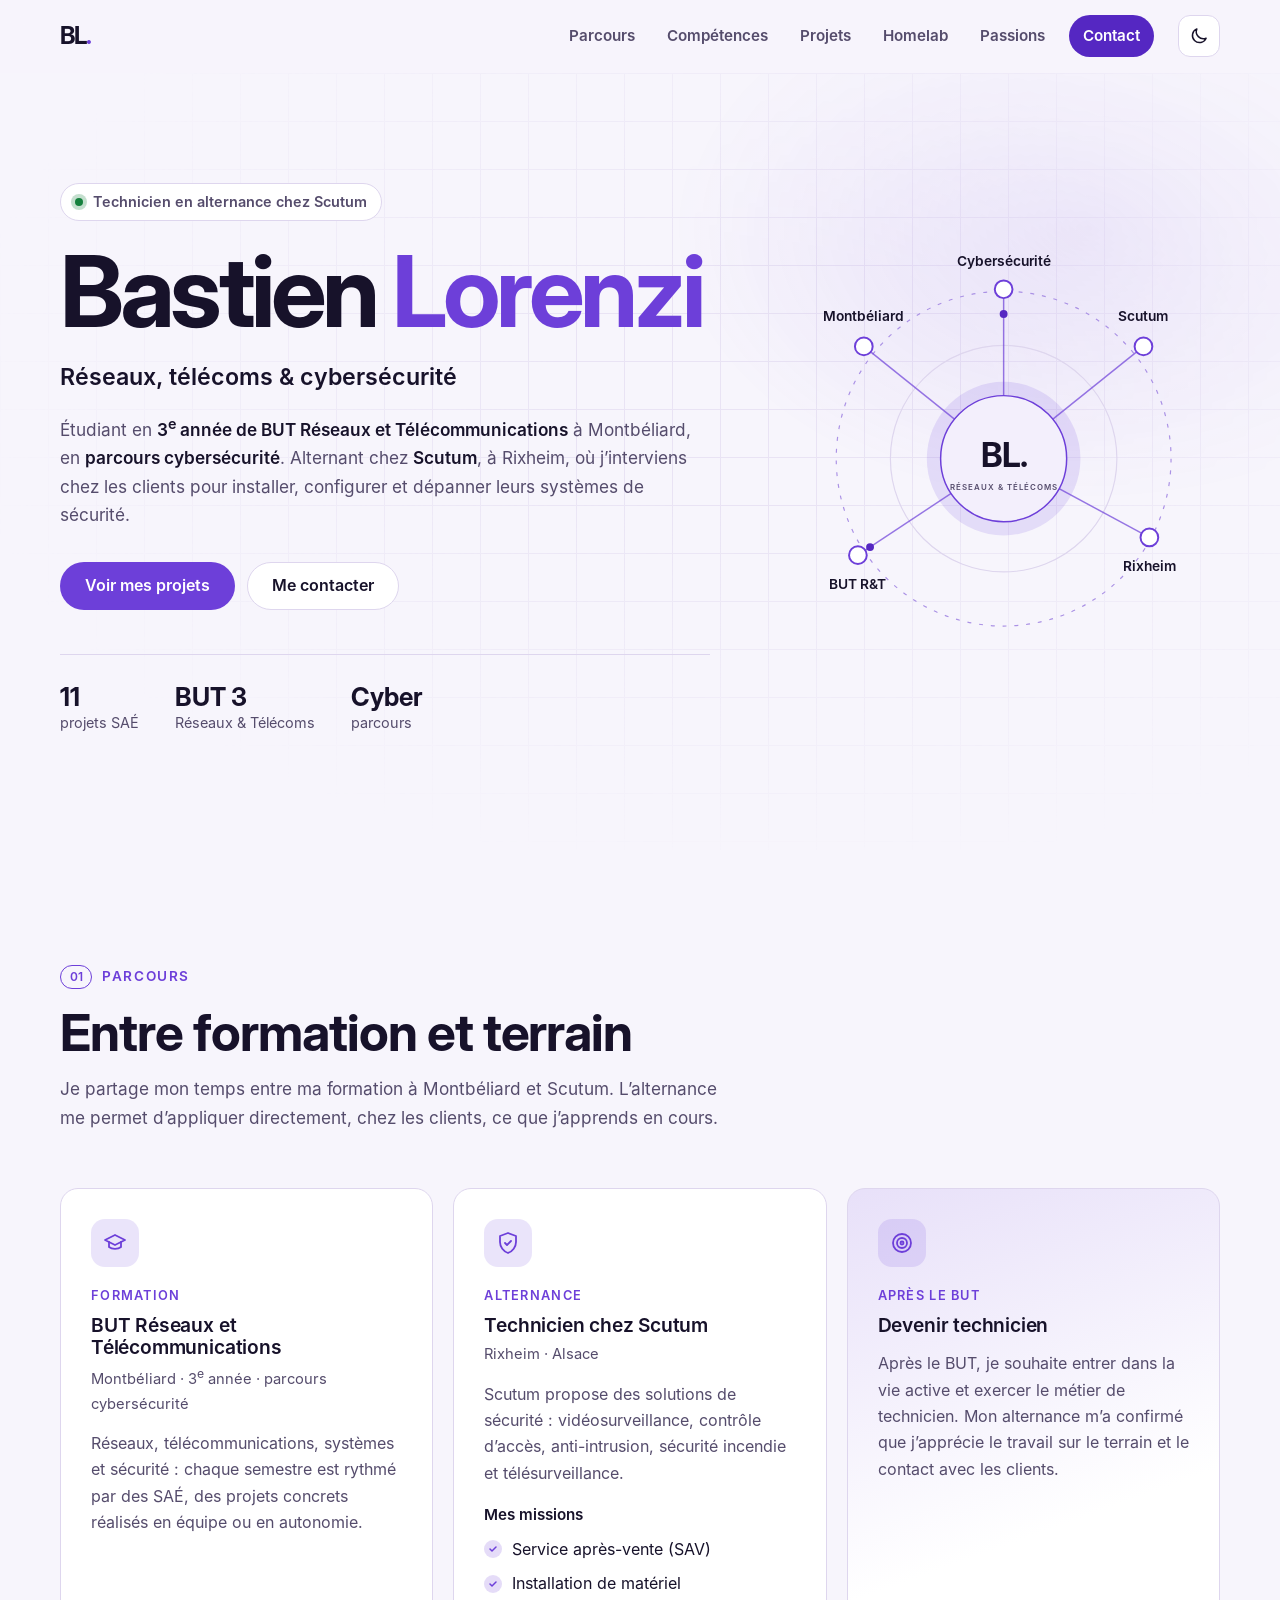
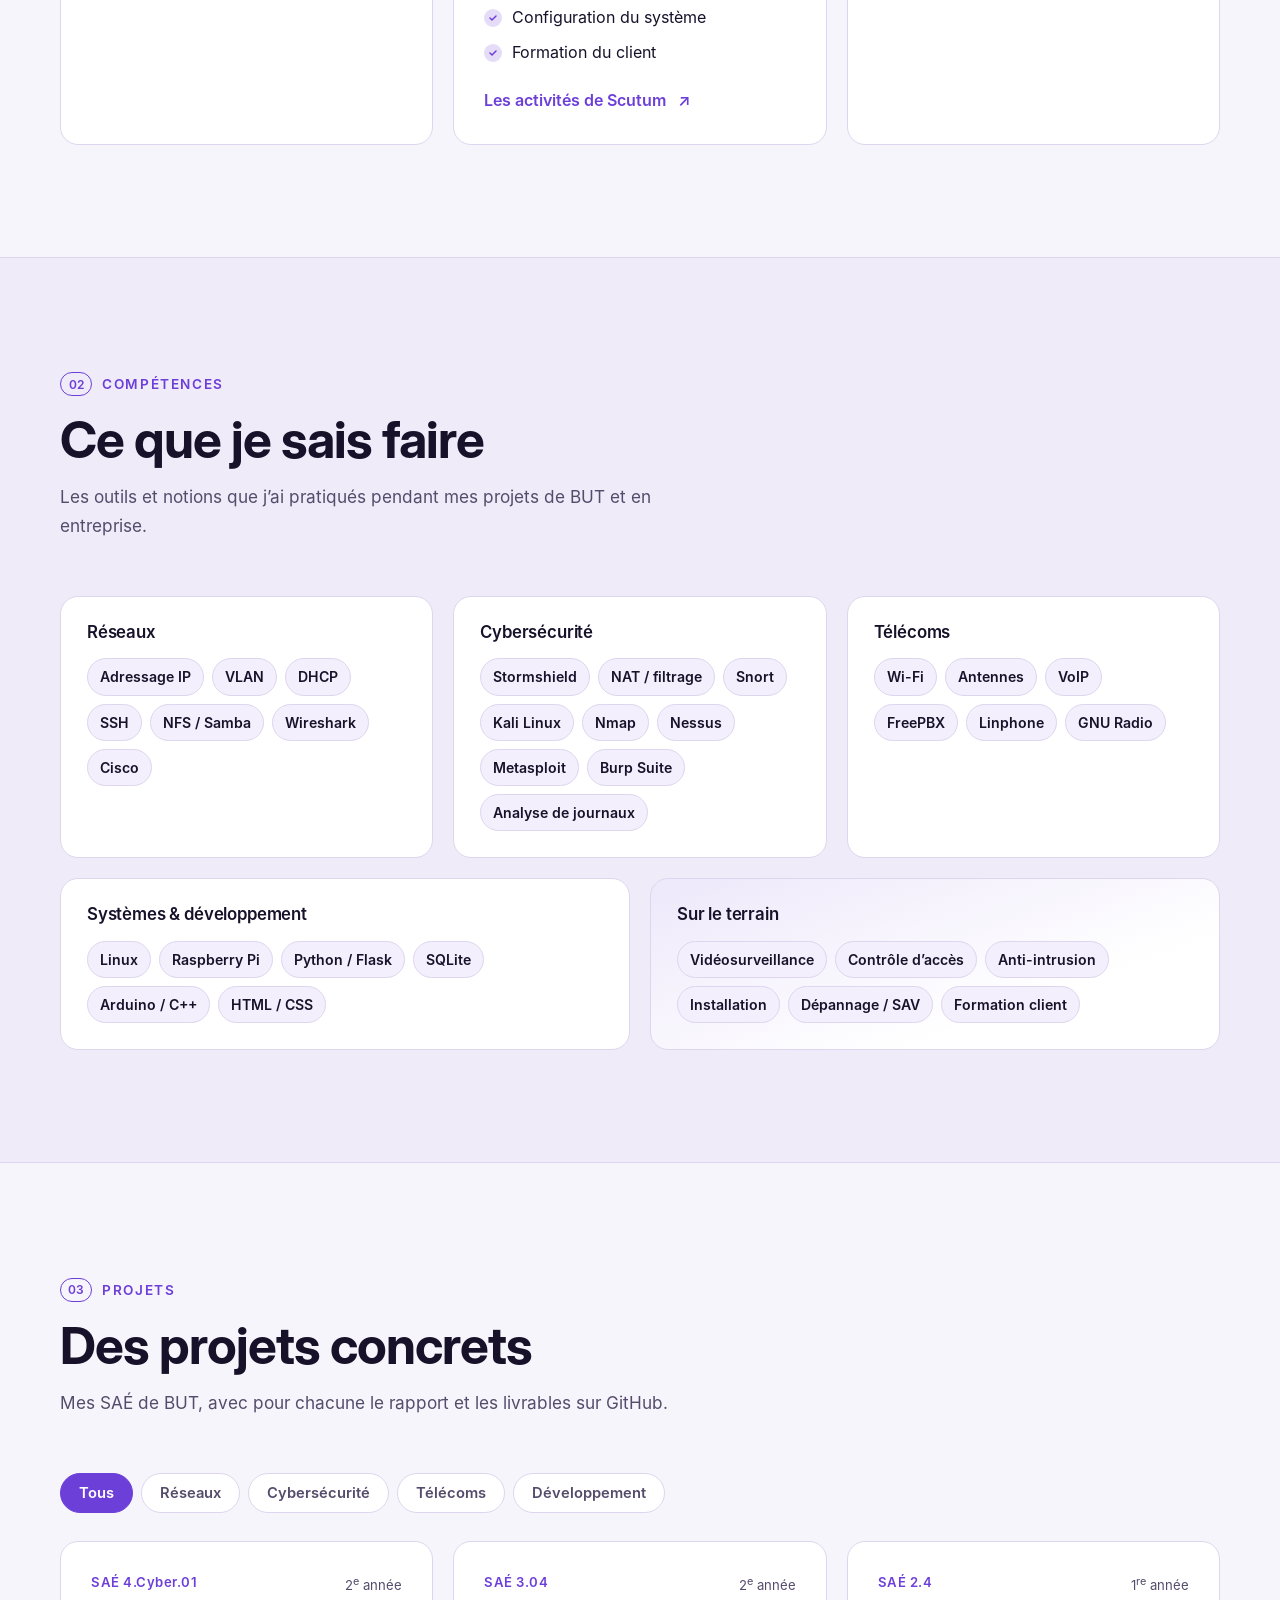
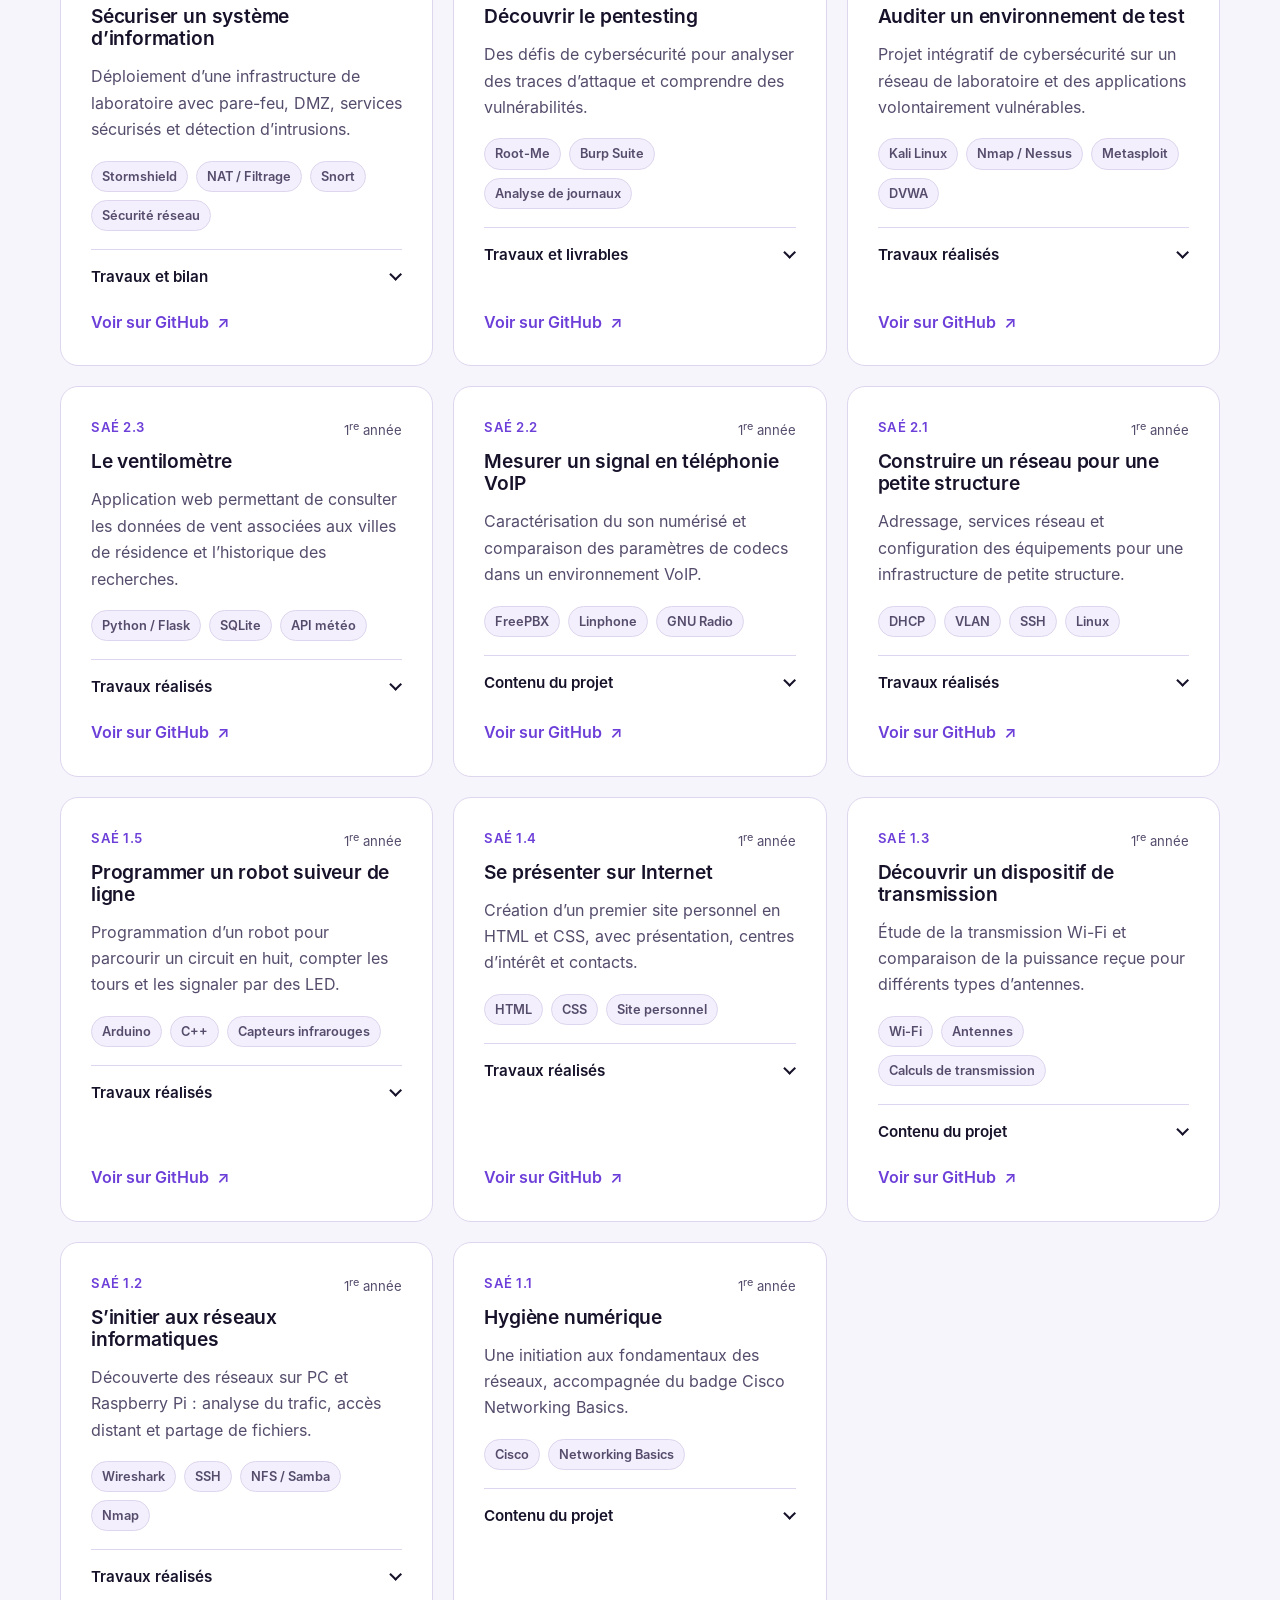
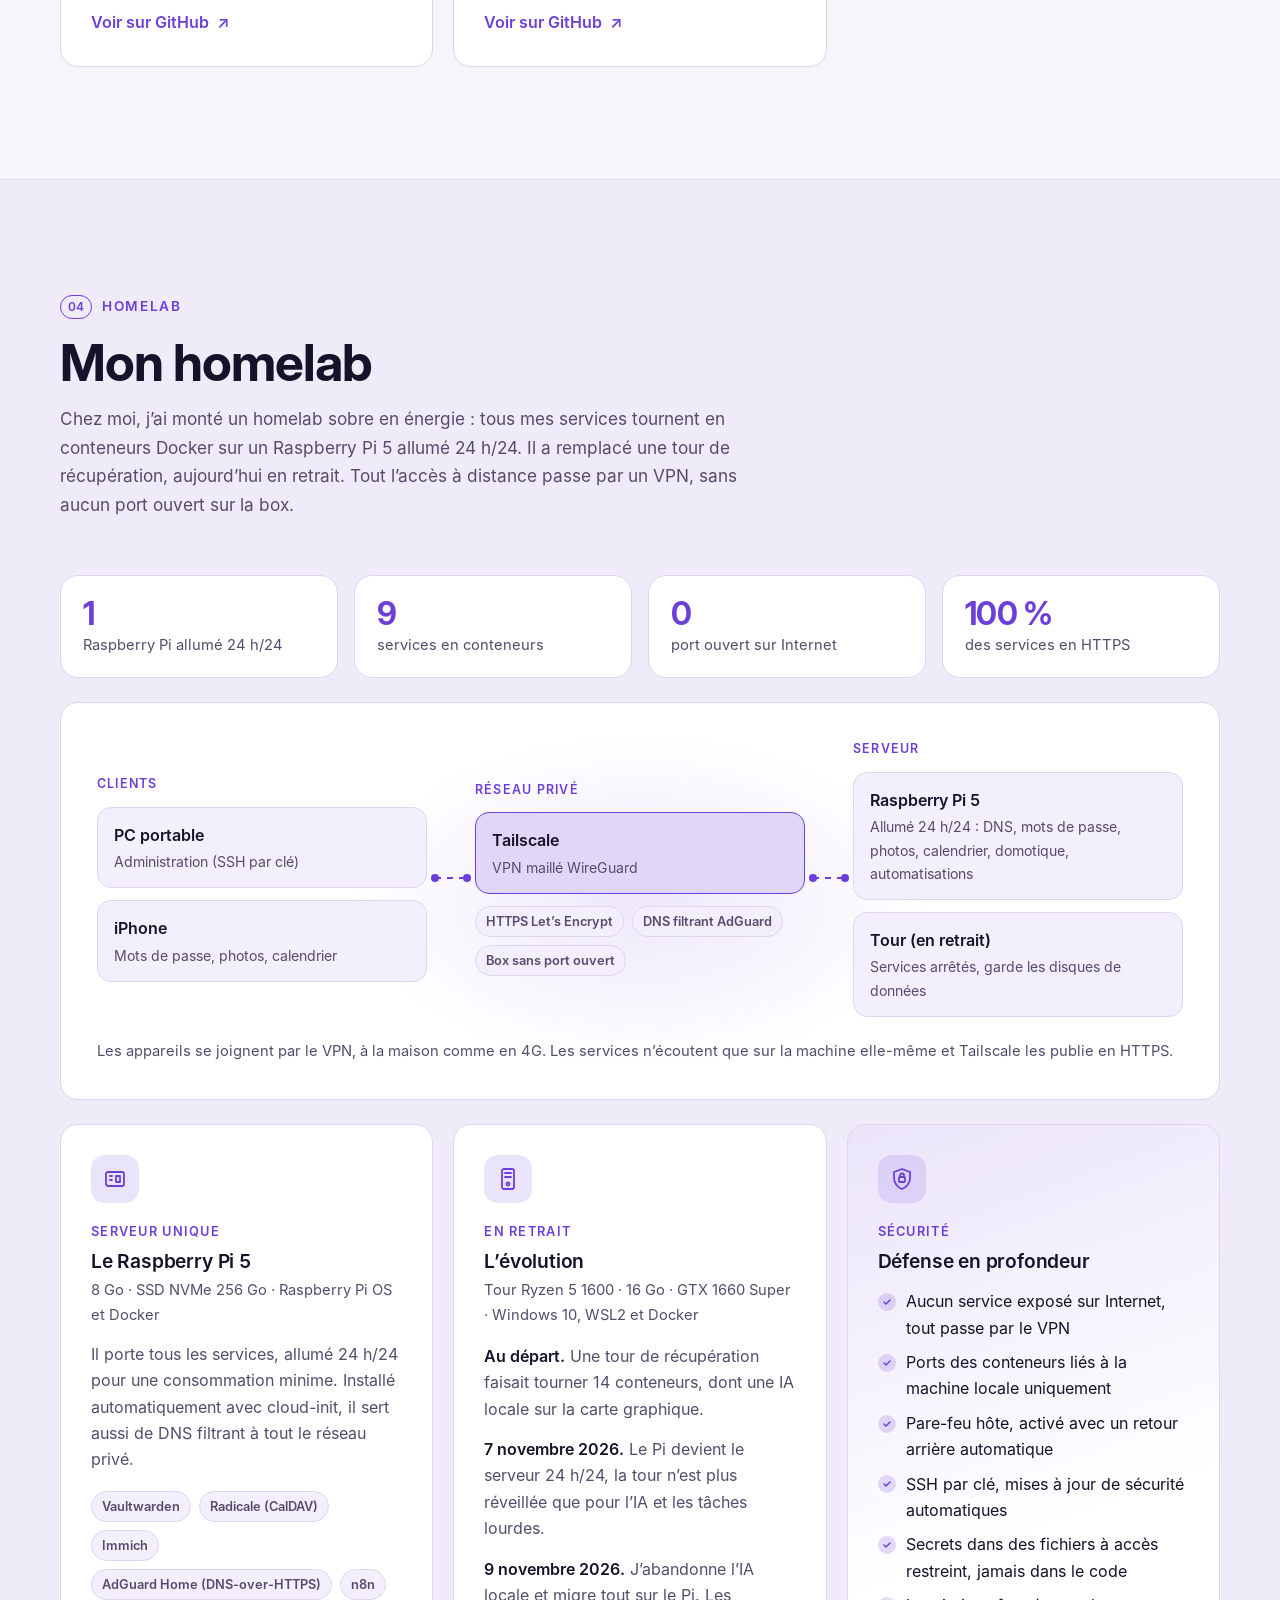
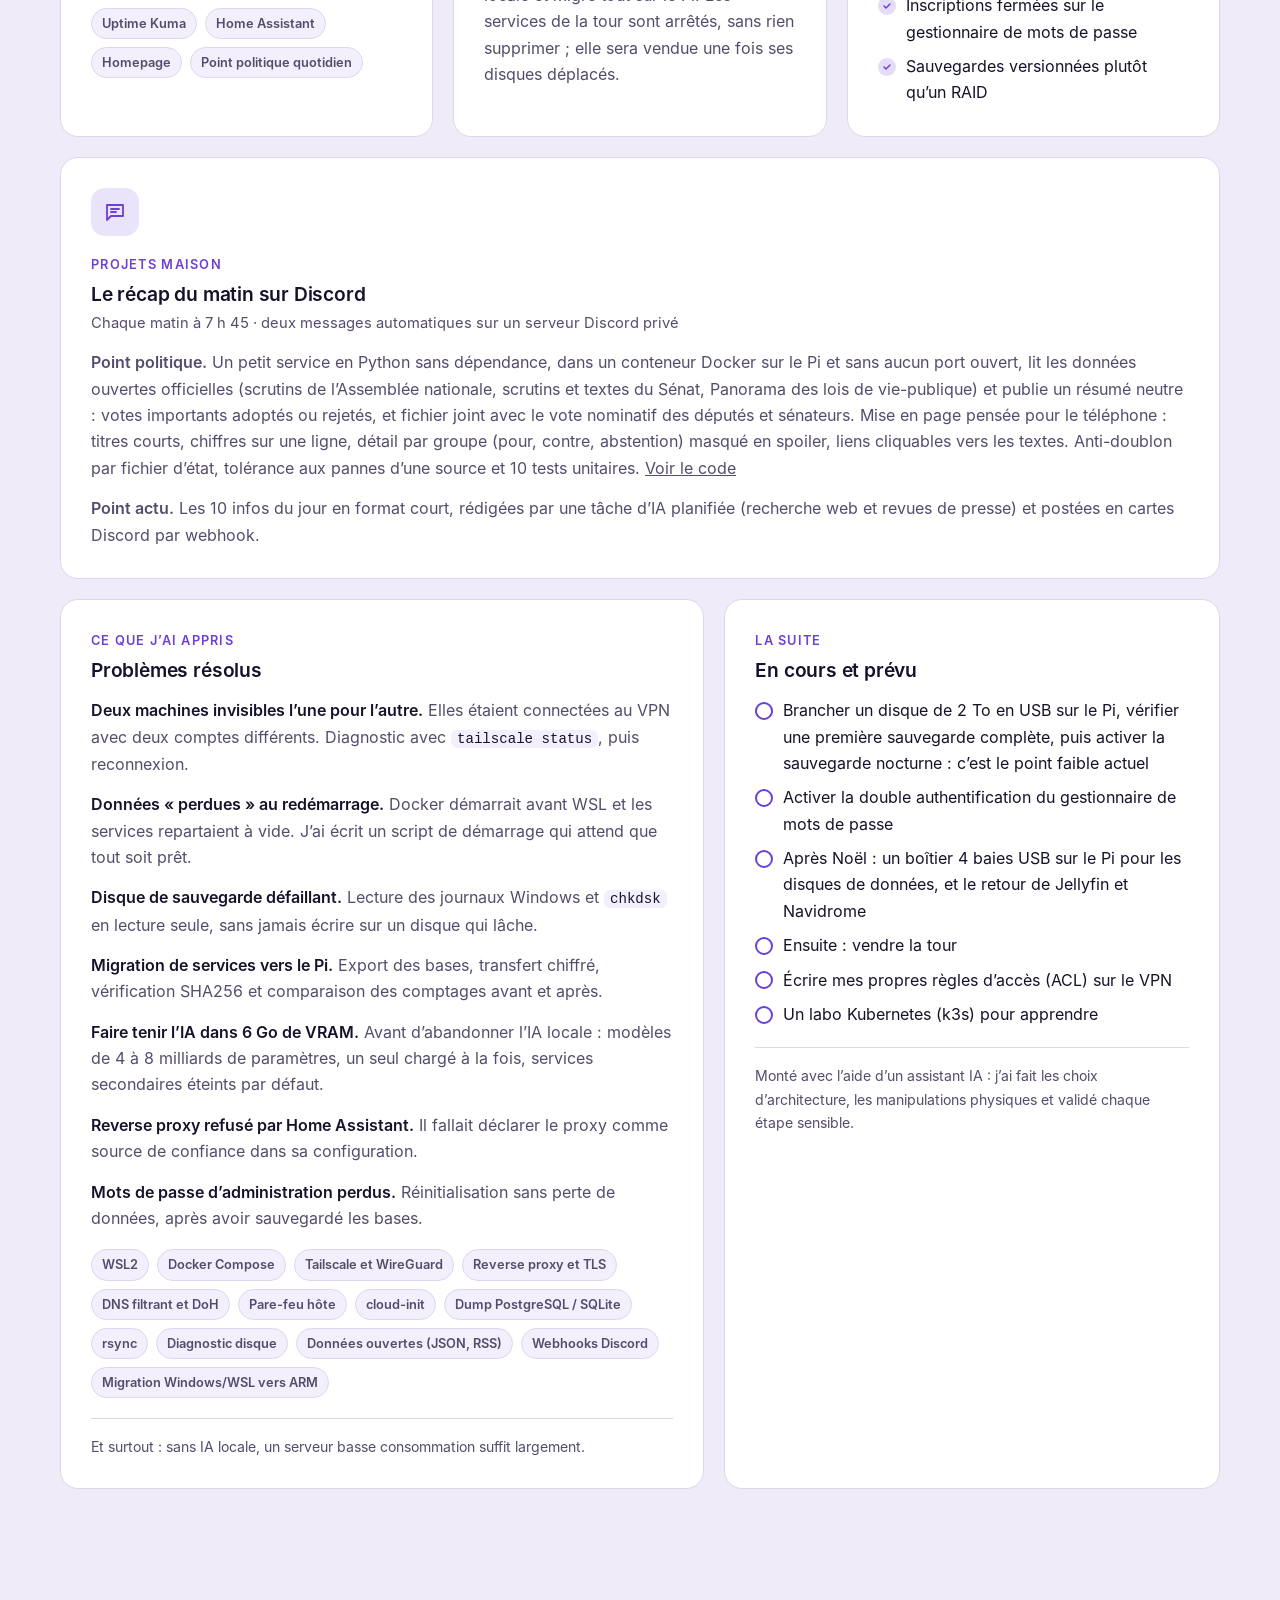
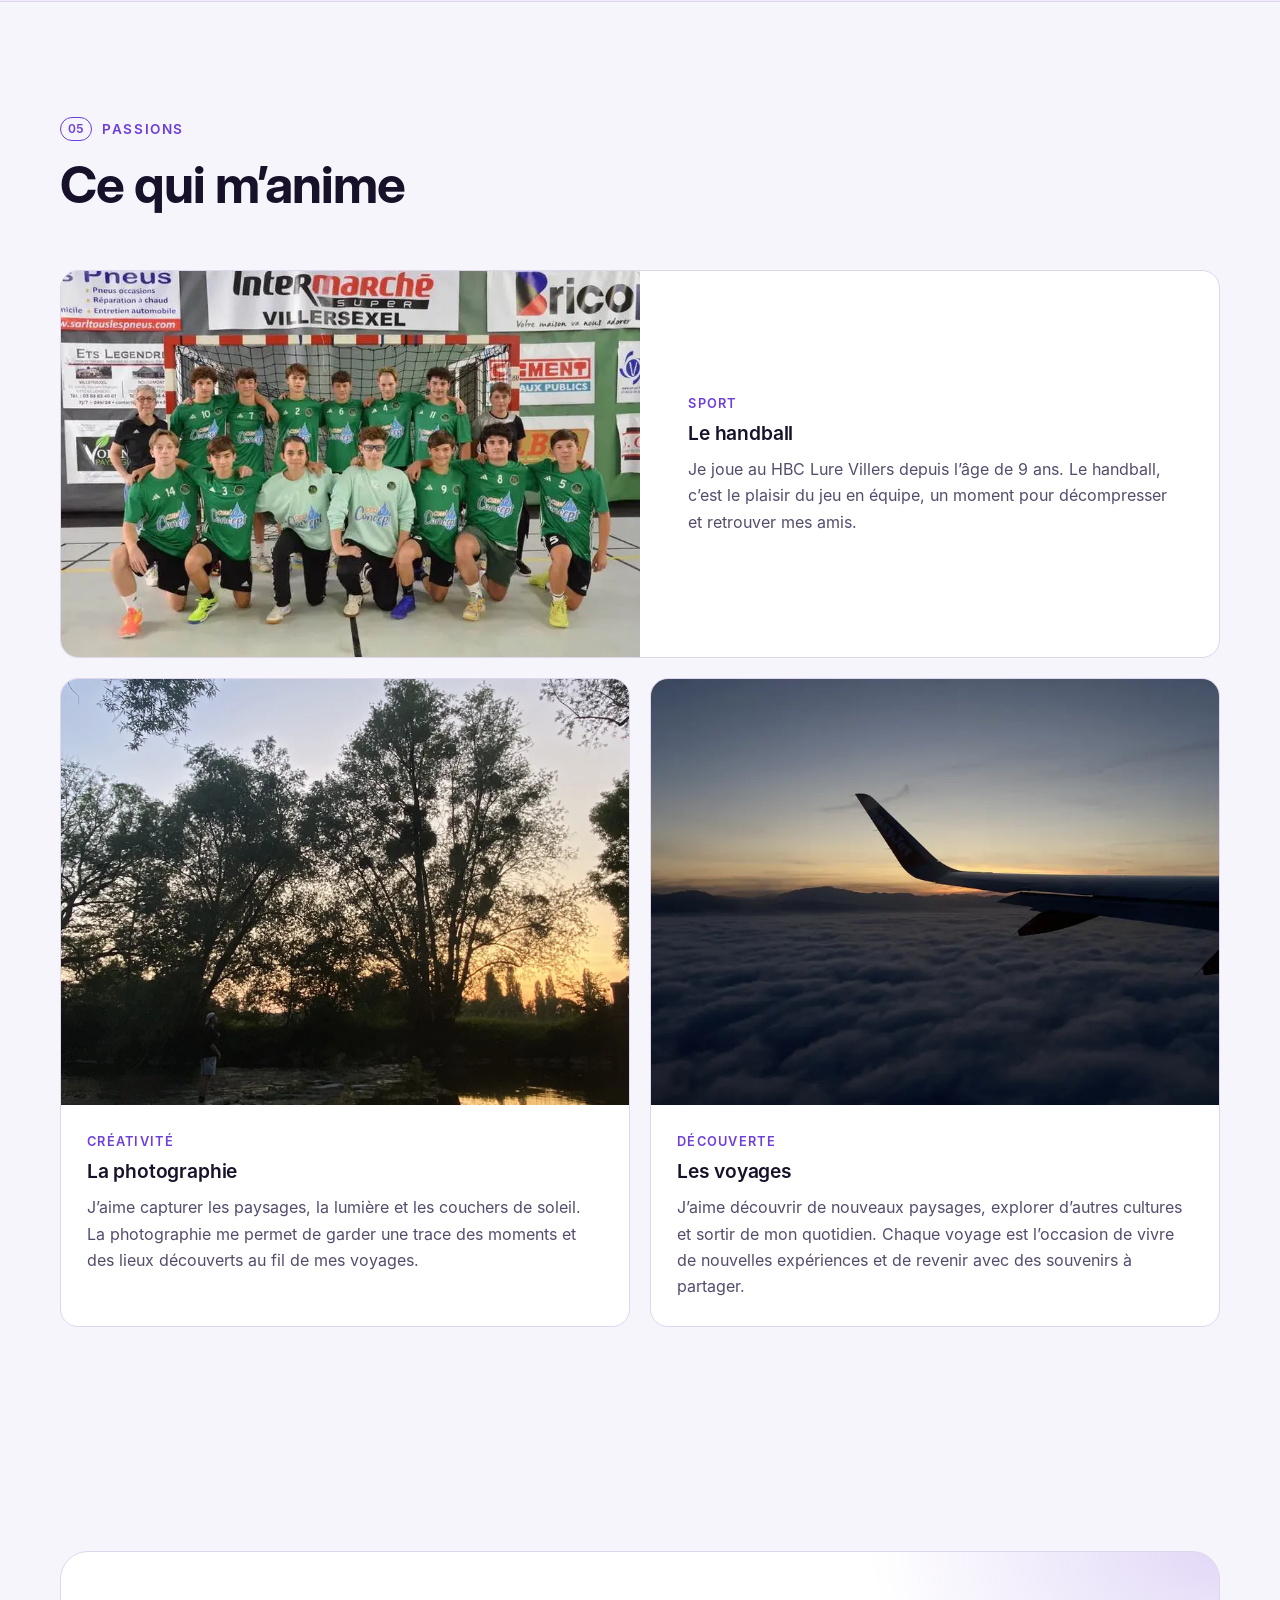
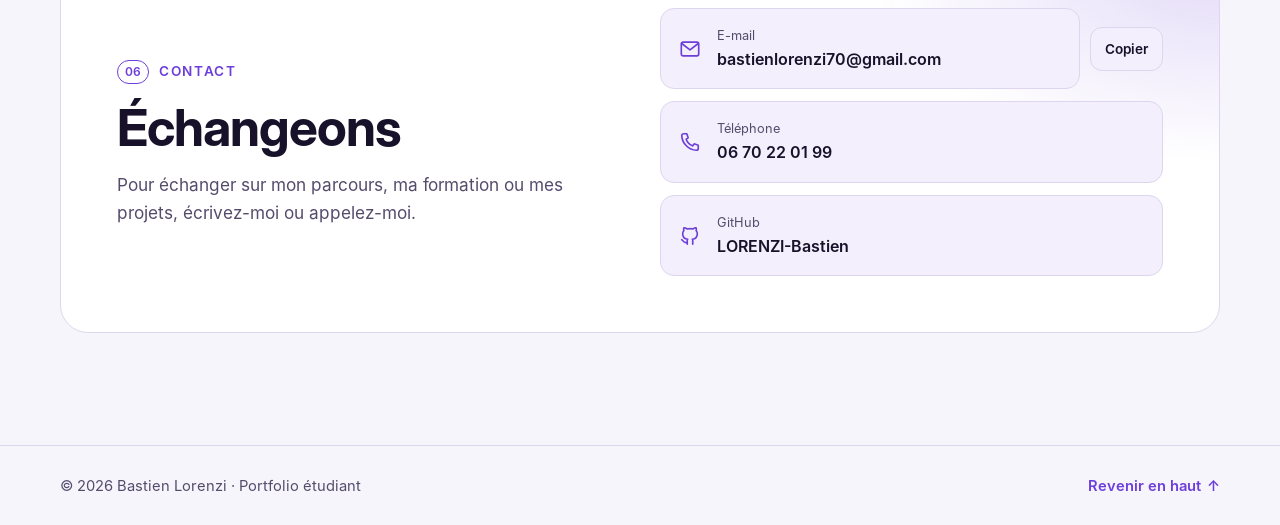
<file: index.html>
<!doctype html>
<html lang="fr" data-theme="dark">
<head>
  <meta charset="utf-8">
  <meta name="viewport" content="width=device-width, initial-scale=1">
  <title>Bastien Lorenzi · Portfolio réseaux, télécoms et cybersécurité</title>
  <meta name="description" content="Bastien Lorenzi, étudiant en 3e année de BUT Réseaux et Télécommunications (parcours cybersécurité) à Montbéliard et technicien en alternance chez Scutum.">
  <meta name="author" content="Bastien Lorenzi">
  <link rel="canonical" href="https://bastien-lorenzi.netlify.app/">
  <meta name="theme-color" content="#0e0b16" media="(prefers-color-scheme: dark)">
  <meta name="theme-color" content="#f7f5fc" media="(prefers-color-scheme: light)">
  <meta name="color-scheme" content="dark light">

  <meta property="og:type" content="profile">
  <meta property="og:locale" content="fr_FR">
  <meta property="og:site_name" content="Bastien Lorenzi">
  <meta property="og:title" content="Bastien Lorenzi · Portfolio réseaux et cybersécurité">
  <meta property="og:description" content="Étudiant en BUT Réseaux et Télécommunications, parcours cybersécurité, et technicien en alternance chez Scutum.">
  <meta property="og:url" content="https://bastien-lorenzi.netlify.app/">
  <meta property="og:image" content="https://bastien-lorenzi.netlify.app/images/og-image.jpg">
  <meta property="og:image:width" content="1200">
  <meta property="og:image:height" content="630">
  <meta property="og:image:alt" content="Bastien Lorenzi, portfolio réseaux et cybersécurité">
  <meta property="profile:first_name" content="Bastien">
  <meta property="profile:last_name" content="Lorenzi">
  <meta name="twitter:card" content="summary_large_image">

  <link rel="icon" href="favicon.svg" type="image/svg+xml">
  <link rel="apple-touch-icon" href="images/apple-touch-icon.png">
  <link rel="manifest" href="site.webmanifest">

  <link rel="preload" href="fonts/inter-regular.woff2" as="font" type="font/woff2" crossorigin>
  <link rel="preload" href="fonts/inter-display-bold.woff2" as="font" type="font/woff2" crossorigin>
  <link rel="stylesheet" href="css/style.css">
  <script src="js/theme.js"></script>
  <script src="js/main.js" defer></script>

  <script type="application/ld+json">
  {
    "@context": "https://schema.org",
    "@type": "Person",
    "name": "Bastien Lorenzi",
    "url": "https://bastien-lorenzi.netlify.app/",
    "image": "https://bastien-lorenzi.netlify.app/images/og-image.jpg",
    "jobTitle": "Technicien en alternance",
    "worksFor": { "@type": "Organization", "name": "Scutum", "url": "https://www.scutum-group.com/" },
    "alumniOf": { "@type": "CollegeOrUniversity", "name": "BUT Réseaux et Télécommunications, Montbéliard" },
    "address": { "@type": "PostalAddress", "addressLocality": "Montbéliard", "addressCountry": "FR" },
    "knowsAbout": ["Réseaux informatiques", "Télécommunications", "Cybersécurité", "Vidéosurveillance", "Contrôle d'accès", "Linux", "Stormshield", "Pentesting", "Docker", "Tailscale", "Homelab"],
    "email": "mailto:bastienlorenzi70@gmail.com",
    "sameAs": ["https://github.com/LORENZI-Bastien"]
  }
  </script>
</head>
<body>
  <a class="skip-link" href="#contenu">Aller au contenu</a>

  <header class="site-header" id="haut">
    <div class="container header-inner">
      <a class="logo" href="#accueil" aria-label="Bastien Lorenzi, retour à l’accueil">BL<span aria-hidden="true">.</span></a>

      <nav class="site-nav" id="menu" aria-label="Navigation principale">
        <ul>
          <li><a href="#parcours">Parcours</a></li>
          <li><a href="#competences">Compétences</a></li>
          <li><a href="#projets">Projets</a></li>
          <li><a href="#homelab">Homelab</a></li>
          <li><a href="#passions">Passions</a></li>
          <li><a href="#contact" class="nav-cta">Contact</a></li>
        </ul>
      </nav>

      <div class="header-tools">
        <button class="icon-btn theme-toggle" type="button" aria-label="Activer le thème clair" hidden>
          <svg class="i-sun" viewBox="0 0 24 24" aria-hidden="true"><circle cx="12" cy="12" r="4.5"/><path d="M12 1.5v3M12 19.5v3M4.6 4.6l2.1 2.1M17.3 17.3l2.1 2.1M1.5 12h3M19.5 12h3M4.6 19.4l2.1-2.1M17.3 6.7l2.1-2.1"/></svg>
          <svg class="i-moon" viewBox="0 0 24 24" aria-hidden="true"><path d="M20.5 14.6A8.5 8.5 0 0 1 9.4 3.5a8.5 8.5 0 1 0 11.1 11.1Z"/></svg>
        </button>
        <button class="icon-btn menu-toggle" type="button" aria-controls="menu" aria-expanded="false" hidden>
          <span class="sr-only">Menu</span>
          <span class="burger" aria-hidden="true"></span>
        </button>
      </div>
    </div>
  </header>

  <main id="contenu">
    <!-- ACCUEIL -->
    <section class="hero" id="accueil" aria-labelledby="titre-accueil">
      <div class="container hero-inner">
        <div class="hero-text">
          <p class="status"><span class="dot" aria-hidden="true"></span> Technicien en alternance chez Scutum</p>
          <h1 id="titre-accueil">Bastien <span class="accent">Lorenzi</span></h1>
          <p class="hero-role">Réseaux, télécoms &amp; cybersécurité</p>
          <p class="hero-lead">
            Étudiant en <strong>3<sup>e</sup> année de BUT Réseaux et Télécommunications</strong> à Montbéliard,
            en <strong>parcours cybersécurité</strong>. Alternant chez <strong>Scutum</strong>, à Rixheim,
            où j’interviens chez les clients pour installer, configurer et dépanner leurs systèmes de sécurité.
          </p>
          <div class="hero-actions">
            <a class="btn btn-primary" href="#projets">Voir mes projets</a>
            <a class="btn btn-ghost" href="#contact">Me contacter</a>
          </div>
          <ul class="hero-facts" aria-label="En bref">
            <li><strong>11</strong><span>projets SAÉ</span></li>
            <li><strong>BUT 3</strong><span>Réseaux &amp; Télécoms</span></li>
            <li><strong>Cyber</strong><span>parcours</span></li>
          </ul>
        </div>

        <div class="hero-visual">
          <svg class="network" viewBox="0 0 440 440" role="img" aria-labelledby="reseau-titre reseau-desc">
            <title id="reseau-titre">Un parcours entre formation et entreprise</title>
            <desc id="reseau-desc">Bastien Lorenzi au centre d’un réseau reliant sa formation BUT R&amp;T à Montbéliard, la cybersécurité et son alternance chez Scutum à Rixheim.</desc>
            <circle class="ring ring-outer" cx="220" cy="220" r="170"/>
            <circle class="ring" cx="220" cy="220" r="115"/>
            <g class="links">
              <path d="M220 220 78 106"/><path d="M220 220 362 106"/><path d="M220 220 368 300"/><path d="M220 220 72 318"/><path d="M220 220 220 48"/>
            </g>
            <g class="packets" aria-hidden="true">
              <circle r="4"><animateMotion dur="3.2s" repeatCount="indefinite" path="M78 106 220 220"/></circle>
              <circle r="4"><animateMotion dur="2.6s" repeatCount="indefinite" path="M220 220 362 106"/></circle>
              <circle r="4"><animateMotion dur="3.8s" repeatCount="indefinite" path="M368 300 220 220"/></circle>
              <circle r="4"><animateMotion dur="3s" repeatCount="indefinite" path="M220 220 72 318"/></circle>
              <circle r="4"><animateMotion dur="2.4s" repeatCount="indefinite" path="M220 48 220 220"/></circle>
            </g>
            <circle class="core-halo" cx="220" cy="220" r="78"/>
            <circle class="core" cx="220" cy="220" r="64"/>
            <text class="core-title" x="220" y="228" text-anchor="middle">BL.</text>
            <text class="core-sub" x="220" y="252" text-anchor="middle">RÉSEAUX &amp; TÉLÉCOMS</text>
            <g class="nodes">
              <circle cx="78" cy="106" r="9"/><circle cx="362" cy="106" r="9"/><circle cx="368" cy="300" r="9"/><circle cx="72" cy="318" r="9"/><circle cx="220" cy="48" r="9"/>
            </g>
            <g class="labels">
              <text x="78" y="80" text-anchor="middle">Montbéliard</text>
              <text x="362" y="80" text-anchor="middle">Scutum</text>
              <text x="368" y="334" text-anchor="middle">Rixheim</text>
              <text x="72" y="352" text-anchor="middle">BUT R&amp;T</text>
              <text x="220" y="24" text-anchor="middle">Cybersécurité</text>
            </g>
          </svg>
        </div>
      </div>
    </section>

    <!-- PARCOURS -->
    <section class="section" id="parcours" aria-labelledby="titre-parcours">
      <div class="container">
        <header class="section-head reveal">
          <p class="eyebrow"><span>01</span> Parcours</p>
          <h2 id="titre-parcours">Entre formation et terrain</h2>
          <p class="section-intro">Je partage mon temps entre ma formation à Montbéliard et Scutum. L’alternance me permet d’appliquer directement, chez les clients, ce que j’apprends en cours.</p>
        </header>

        <div class="journey">
          <article class="card journey-card reveal">
            <div class="card-icon" aria-hidden="true">
              <svg viewBox="0 0 24 24"><path d="M2 9 12 4l10 5-10 5L2 9Z"/><path d="M6 11v5c3 2.5 9 2.5 12 0v-5"/></svg>
            </div>
            <p class="card-kicker">Formation</p>
            <h3>BUT Réseaux et Télécommunications</h3>
            <p class="card-meta">Montbéliard · 3<sup>e</sup> année · parcours cybersécurité</p>
            <p>Réseaux, télécommunications, systèmes et sécurité : chaque semestre est rythmé par des SAÉ, des projets concrets réalisés en équipe ou en autonomie.</p>
          </article>

          <article class="card journey-card reveal">
            <div class="card-icon" aria-hidden="true">
              <svg viewBox="0 0 24 24"><path d="M12 2 4 5v6c0 5 3.4 9.4 8 11 4.6-1.6 8-6 8-11V5l-8-3Z"/><path d="m9 12 2 2 4-4"/></svg>
            </div>
            <p class="card-kicker">Alternance</p>
            <h3>Technicien chez Scutum</h3>
            <p class="card-meta">Rixheim · Alsace</p>
            <p>Scutum propose des solutions de sécurité : vidéosurveillance, contrôle d’accès, anti-intrusion, sécurité incendie et télésurveillance.</p>
            <h4>Mes missions</h4>
            <ul class="check-list">
              <li>Service après-vente (SAV)</li>
              <li>Installation de matériel</li>
              <li>Configuration du système</li>
              <li>Formation du client</li>
            </ul>
            <a class="text-link" href="https://www.scutum-group.com/fr/protection-des-infrastructures" target="_blank" rel="noopener noreferrer">Les activités de Scutum<span class="sr-only"> (nouvel onglet)</span> <span aria-hidden="true">↗</span></a>
          </article>

          <article class="card journey-card journey-goal reveal">
            <div class="card-icon" aria-hidden="true">
              <svg viewBox="0 0 24 24"><circle cx="12" cy="12" r="9"/><circle cx="12" cy="12" r="5"/><circle cx="12" cy="12" r="1.5"/></svg>
            </div>
            <p class="card-kicker">Après le BUT</p>
            <h3>Devenir technicien</h3>
            <p>Après le BUT, je souhaite entrer dans la vie active et exercer le métier de technicien. Mon alternance m’a confirmé que j’apprécie le travail sur le terrain et le contact avec les clients.</p>
          </article>
        </div>
      </div>
    </section>

    <!-- COMPÉTENCES -->
    <section class="section section-alt" id="competences" aria-labelledby="titre-competences">
      <div class="container">
        <header class="section-head reveal">
          <p class="eyebrow"><span>02</span> Compétences</p>
          <h2 id="titre-competences">Ce que je sais faire</h2>
          <p class="section-intro">Les outils et notions que j’ai pratiqués pendant mes projets de BUT et en entreprise.</p>
        </header>

        <div class="skills">
          <article class="skill-group reveal">
            <h3>Réseaux</h3>
            <ul class="chips">
              <li>Adressage IP</li><li>VLAN</li><li>DHCP</li><li>SSH</li><li>NFS / Samba</li><li>Wireshark</li><li>Cisco</li>
            </ul>
          </article>
          <article class="skill-group reveal">
            <h3>Cybersécurité</h3>
            <ul class="chips">
              <li>Stormshield</li><li>NAT / filtrage</li><li>Snort</li><li>Kali Linux</li><li>Nmap</li><li>Nessus</li><li>Metasploit</li><li>Burp Suite</li><li>Analyse de journaux</li>
            </ul>
          </article>
          <article class="skill-group reveal">
            <h3>Télécoms</h3>
            <ul class="chips">
              <li>Wi-Fi</li><li>Antennes</li><li>VoIP</li><li>FreePBX</li><li>Linphone</li><li>GNU Radio</li>
            </ul>
          </article>
          <article class="skill-group reveal">
            <h3>Systèmes &amp; développement</h3>
            <ul class="chips">
              <li>Linux</li><li>Raspberry Pi</li><li>Python / Flask</li><li>SQLite</li><li>Arduino / C++</li><li>HTML / CSS</li>
            </ul>
          </article>
          <article class="skill-group skill-field reveal">
            <h3>Sur le terrain</h3>
            <ul class="chips">
              <li>Vidéosurveillance</li><li>Contrôle d’accès</li><li>Anti-intrusion</li><li>Installation</li><li>Dépannage / SAV</li><li>Formation client</li>
            </ul>
          </article>
        </div>
      </div>
    </section>

    <!-- PROJETS -->
    <section class="section" id="projets" aria-labelledby="titre-projets">
      <div class="container">
        <header class="section-head reveal">
          <p class="eyebrow"><span>03</span> Projets</p>
          <h2 id="titre-projets">Des projets concrets</h2>
          <p class="section-intro">Mes SAÉ de BUT, avec pour chacune le rapport et les livrables sur GitHub.</p>
        </header>

        <div class="filters" role="group" aria-label="Filtrer les projets" hidden>
          <button type="button" class="filter is-active" data-filter="all" aria-pressed="true">Tous</button>
          <button type="button" class="filter" data-filter="reseau" aria-pressed="false">Réseaux</button>
          <button type="button" class="filter" data-filter="cyber" aria-pressed="false">Cybersécurité</button>
          <button type="button" class="filter" data-filter="telecom" aria-pressed="false">Télécoms</button>
          <button type="button" class="filter" data-filter="dev" aria-pressed="false">Développement</button>
        </div>
        <p class="sr-only" aria-live="polite" id="filter-status"></p>

        <ul class="projects" id="liste-projets">
          <li class="project reveal" data-cat="cyber">
            <article class="card project-card">
              <p class="project-code">SAÉ 4.Cyber.01 <span>2<sup>e</sup> année</span></p>
              <h3>Sécuriser un système d’information</h3>
              <p>Déploiement d’une infrastructure de laboratoire avec pare-feu, DMZ, services sécurisés et détection d’intrusions.</p>
              <ul class="chips chips-sm" aria-label="Outils"><li>Stormshield</li><li>NAT / Filtrage</li><li>Snort</li><li>Sécurité réseau</li></ul>
              <details>
                <summary>Travaux et bilan</summary>
                <div class="details-body">
                  <p>Configuration des pare-feu et des services HTTP/HTTPS et FTP/FTPS, détection d’intrusions, scans de vulnérabilités et exercices de sécurité Wi-Fi et Man-in-the-Middle dans un environnement de test.</p>
                  <p>Le projet comprend aussi une étude de l’authentification par certificat et du SSO. La supervision et les VPN SSL/IPsec sont restés partiellement réalisés.</p>
                </div>
              </details>
              <a class="repo-link" href="https://github.com/LORENZI-Bastien/SAE-4.Cyber.01-Securiser-SI" target="_blank" rel="noopener noreferrer">Voir sur GitHub<span class="sr-only"> : Sécuriser un système d’information (nouvel onglet)</span></a>
            </article>
          </li>

          <li class="project reveal" data-cat="cyber">
            <article class="card project-card">
              <p class="project-code">SAÉ 3.04 <span>2<sup>e</sup> année</span></p>
              <h3>Découvrir le pentesting</h3>
              <p>Des défis de cybersécurité pour analyser des traces d’attaque et comprendre des vulnérabilités.</p>
              <ul class="chips chips-sm" aria-label="Outils"><li>Root-Me</li><li>Burp Suite</li><li>Analyse de journaux</li></ul>
              <details>
                <summary>Travaux et livrables</summary>
                <div class="details-body">
                  <p>Pour cette SAÉ, j’ai réalisé des challenges et rédigé un compte rendu de dix d’entre eux. C’était ma première expérience sur Root-Me.</p>
                  <h4>Analyse de journaux</h4>
                  <p>Journaux Windows EVTX, Syslog Linux et logs Nginx : repérer des événements suspects et reconstituer les actions observées.</p>
                  <h4>Vulnérabilités</h4>
                  <p>Recherche autour des référentiels CWE, CVE, CPE, CVSS et MITRE ATT&amp;CK.</p>
                  <h4>Mise en pratique</h4>
                  <p>Déchiffrement avec Gpg4win et manipulation de requêtes HTTP avec Burp Suite dans un challenge Root-Me.</p>
                  <p>Pour chaque défi, j’ai décrit l’objectif, la méthode, les résultats et les notions utilisées. Le projet comprend un rapport et des vidéos de présentation.</p>
                </div>
              </details>
              <a class="repo-link" href="https://github.com/LORENZI-Bastien/SAE-3.04-Pentesting" target="_blank" rel="noopener noreferrer">Voir sur GitHub<span class="sr-only"> : Découvrir le pentesting (nouvel onglet)</span></a>
            </article>
          </li>

          <li class="project reveal" data-cat="cyber reseau">
            <article class="card project-card">
              <p class="project-code">SAÉ 2.4 <span>1<sup>re</sup> année</span></p>
              <h3>Auditer un environnement de test</h3>
              <p>Projet intégratif de cybersécurité sur un réseau de laboratoire et des applications volontairement vulnérables.</p>
              <ul class="chips chips-sm" aria-label="Outils"><li>Kali Linux</li><li>Nmap / Nessus</li><li>Metasploit</li><li>DVWA</li></ul>
              <details>
                <summary>Travaux réalisés</summary>
                <div class="details-body">
                  <p>Cartographie des services, recherche de vulnérabilités et exercices d’analyse réseau et de sécurité web. Certaines tentatives d’exploitation n’ont pas abouti, comme indiqué dans les comptes rendus.</p>
                </div>
              </details>
              <a class="repo-link" href="https://github.com/LORENZI-Bastien/SAE-2.4-Projet-integratif" target="_blank" rel="noopener noreferrer">Voir sur GitHub<span class="sr-only"> : Auditer un environnement de test (nouvel onglet)</span></a>
            </article>
          </li>

          <li class="project reveal" data-cat="dev">
            <article class="card project-card">
              <p class="project-code">SAÉ 2.3 <span>1<sup>re</sup> année</span></p>
              <h3>Le ventilomètre</h3>
              <p>Application web permettant de consulter les données de vent associées aux villes de résidence et l’historique des recherches.</p>
              <ul class="chips chips-sm" aria-label="Outils"><li>Python / Flask</li><li>SQLite</li><li>API météo</li></ul>
              <details>
                <summary>Travaux réalisés</summary>
                <div class="details-body">
                  <p>Collecte des données météo, import de données, recherche dans l’interface et calcul du vent médian collectif.</p>
                </div>
              </details>
              <a class="repo-link" href="https://github.com/LORENZI-Bastien/SAE-2.3-Ventilometre" target="_blank" rel="noopener noreferrer">Voir sur GitHub<span class="sr-only"> : Le ventilomètre (nouvel onglet)</span></a>
            </article>
          </li>

          <li class="project reveal" data-cat="telecom">
            <article class="card project-card">
              <p class="project-code">SAÉ 2.2 <span>1<sup>re</sup> année</span></p>
              <h3>Mesurer un signal en téléphonie VoIP</h3>
              <p>Caractérisation du son numérisé et comparaison des paramètres de codecs dans un environnement VoIP.</p>
              <ul class="chips chips-sm" aria-label="Outils"><li>FreePBX</li><li>Linphone</li><li>GNU Radio</li></ul>
              <details>
                <summary>Contenu du projet</summary>
                <div class="details-body">
                  <p>Configuration d’un environnement VoIP, étude de la latence, de l’échantillonnage, de la bande passante et du rapport signal/bruit. Le rapport présente également une comparaison de la qualité d’écoute.</p>
                </div>
              </details>
              <a class="repo-link" href="https://github.com/LORENZI-Bastien/SAE-2.2-Mesure-de-signaux" target="_blank" rel="noopener noreferrer">Voir sur GitHub<span class="sr-only"> : Mesurer un signal en téléphonie VoIP (nouvel onglet)</span></a>
            </article>
          </li>

          <li class="project reveal" data-cat="reseau">
            <article class="card project-card">
              <p class="project-code">SAÉ 2.1 <span>1<sup>re</sup> année</span></p>
              <h3>Construire un réseau pour une petite structure</h3>
              <p>Adressage, services réseau et configuration des équipements pour une infrastructure de petite structure.</p>
              <ul class="chips chips-sm" aria-label="Outils"><li>DHCP</li><li>VLAN</li><li>SSH</li><li>Linux</li></ul>
              <details>
                <summary>Travaux réalisés</summary>
                <div class="details-body">
                  <p>Plan d’adressage, simulation DHCP, services de déploiement et de partage, segmentation VLAN et vérifications des configurations.</p>
                </div>
              </details>
              <a class="repo-link" href="https://github.com/LORENZI-Bastien/SAE-2.1-Infrastructure-reseau" target="_blank" rel="noopener noreferrer">Voir sur GitHub<span class="sr-only"> : Construire un réseau pour une petite structure (nouvel onglet)</span></a>
            </article>
          </li>

          <li class="project reveal" data-cat="dev">
            <article class="card project-card">
              <p class="project-code">SAÉ 1.5 <span>1<sup>re</sup> année</span></p>
              <h3>Programmer un robot suiveur de ligne</h3>
              <p>Programmation d’un robot pour parcourir un circuit en huit, compter les tours et les signaler par des LED.</p>
              <ul class="chips chips-sm" aria-label="Outils"><li>Arduino</li><li>C++</li><li>Capteurs infrarouges</li></ul>
              <details>
                <summary>Travaux réalisés</summary>
                <div class="details-body">
                  <p>Lecture des capteurs, commande des moteurs et changement de couleur des LED selon l’avancement du parcours.</p>
                </div>
              </details>
              <a class="repo-link" href="https://github.com/LORENZI-Bastien/SAE-1.5-Robot-suiveur-de-ligne" target="_blank" rel="noopener noreferrer">Voir sur GitHub<span class="sr-only"> : Programmer un robot suiveur de ligne (nouvel onglet)</span></a>
            </article>
          </li>

          <li class="project reveal" data-cat="dev">
            <article class="card project-card">
              <p class="project-code">SAÉ 1.4 <span>1<sup>re</sup> année</span></p>
              <h3>Se présenter sur Internet</h3>
              <p>Création d’un premier site personnel en HTML et CSS, avec présentation, centres d’intérêt et contacts.</p>
              <ul class="chips chips-sm" aria-label="Outils"><li>HTML</li><li>CSS</li><li>Site personnel</li></ul>
              <details>
                <summary>Travaux réalisés</summary>
                <div class="details-body">
                  <p>Pages de présentation, navigation, mise en page et intégration de photographies.</p>
                </div>
              </details>
              <a class="repo-link" href="https://github.com/LORENZI-Bastien/SAE-1.4-Site-web" target="_blank" rel="noopener noreferrer">Voir sur GitHub<span class="sr-only"> : Se présenter sur Internet (nouvel onglet)</span></a>
            </article>
          </li>

          <li class="project reveal" data-cat="telecom">
            <article class="card project-card">
              <p class="project-code">SAÉ 1.3 <span>1<sup>re</sup> année</span></p>
              <h3>Découvrir un dispositif de transmission</h3>
              <p>Étude de la transmission Wi-Fi et comparaison de la puissance reçue pour différents types d’antennes.</p>
              <ul class="chips chips-sm" aria-label="Outils"><li>Wi-Fi</li><li>Antennes</li><li>Calculs de transmission</li></ul>
              <details>
                <summary>Contenu du projet</summary>
                <div class="details-body">
                  <p>Mise en place du réseau Wi-Fi et comparaison des calculs de puissance reçue selon la distance et les gains d’antenne.</p>
                </div>
              </details>
              <a class="repo-link" href="https://github.com/LORENZI-Bastien/SAE-1.3-Dispositif-transmission" target="_blank" rel="noopener noreferrer">Voir sur GitHub<span class="sr-only"> : Découvrir un dispositif de transmission (nouvel onglet)</span></a>
            </article>
          </li>

          <li class="project reveal" data-cat="reseau">
            <article class="card project-card">
              <p class="project-code">SAÉ 1.2 <span>1<sup>re</sup> année</span></p>
              <h3>S’initier aux réseaux informatiques</h3>
              <p>Découverte des réseaux sur PC et Raspberry Pi : analyse du trafic, accès distant et partage de fichiers.</p>
              <ul class="chips chips-sm" aria-label="Outils"><li>Wireshark</li><li>SSH</li><li>NFS / Samba</li><li>Nmap</li></ul>
              <details>
                <summary>Travaux réalisés</summary>
                <div class="details-body">
                  <p>Identification des adresses IP et MAC, observation des échanges réseau, connexion SSH et mise en place de partages.</p>
                </div>
              </details>
              <a class="repo-link" href="https://github.com/LORENZI-Bastien/SAE-1.2-Reseaux-informatiques" target="_blank" rel="noopener noreferrer">Voir sur GitHub<span class="sr-only"> : S’initier aux réseaux informatiques (nouvel onglet)</span></a>
            </article>
          </li>

          <li class="project reveal" data-cat="reseau cyber">
            <article class="card project-card">
              <p class="project-code">SAÉ 1.1 <span>1<sup>re</sup> année</span></p>
              <h3>Hygiène numérique</h3>
              <p>Une initiation aux fondamentaux des réseaux, accompagnée du badge Cisco Networking Basics.</p>
              <ul class="chips chips-sm" aria-label="Outils"><li>Cisco</li><li>Networking Basics</li></ul>
              <details>
                <summary>Contenu du projet</summary>
                <div class="details-body">
                  <p>Badge Cisco Networking Basics obtenu dans le cadre de ma première année.</p>
                </div>
              </details>
              <a class="repo-link" href="https://github.com/LORENZI-Bastien/SAE-1.1-Hygiene-numerique" target="_blank" rel="noopener noreferrer">Voir sur GitHub<span class="sr-only"> : Hygiène numérique (nouvel onglet)</span></a>
            </article>
          </li>
        </ul>
      </div>
    </section>

    <!-- HOMELAB -->
    <section class="section section-alt" id="homelab" aria-labelledby="titre-homelab">
      <div class="container">
        <header class="section-head reveal">
          <p class="eyebrow"><span>04</span> Homelab</p>
          <h2 id="titre-homelab">Mon homelab</h2>
          <p class="section-intro">Chez moi, j’ai monté un homelab sobre en énergie : tous mes services tournent en conteneurs Docker sur un Raspberry Pi 5 allumé 24 h/24. Il a remplacé une tour de récupération, aujourd’hui en retrait. Tout l’accès à distance passe par un VPN, sans aucun port ouvert sur la box.</p>
        </header>

        <ul class="lab-stats reveal" aria-label="Le homelab en chiffres">
          <li><strong>1</strong><span>Raspberry Pi allumé 24 h/24</span></li>
          <li><strong>9</strong><span>services en conteneurs</span></li>
          <li><strong>0</strong><span>port ouvert sur Internet</span></li>
          <li><strong>100&nbsp;%</strong><span>des services en HTTPS</span></li>
        </ul>

        <figure class="lab-map reveal">
          <div class="lab-col">
            <p class="lab-col-title">Clients</p>
            <div class="lab-node"><strong>PC portable</strong><span>Administration (SSH par clé)</span></div>
            <div class="lab-node"><strong>iPhone</strong><span>Mots de passe, photos, calendrier</span></div>
          </div>
          <div class="lab-link" aria-hidden="true"></div>
          <div class="lab-col lab-col-vpn">
            <p class="lab-col-title">Réseau privé</p>
            <div class="lab-node lab-node-accent"><strong>Tailscale</strong><span>VPN maillé WireGuard</span></div>
            <ul class="chips chips-sm">
              <li>HTTPS Let’s Encrypt</li><li>DNS filtrant AdGuard</li><li>Box sans port ouvert</li>
            </ul>
          </div>
          <div class="lab-link" aria-hidden="true"></div>
          <div class="lab-col">
            <p class="lab-col-title">Serveur</p>
            <div class="lab-node"><strong>Raspberry Pi 5</strong><span>Allumé 24 h/24 : DNS, mots de passe, photos, calendrier, domotique, automatisations</span></div>
            <div class="lab-node"><strong>Tour (en retrait)</strong><span>Services arrêtés, garde les disques de données</span></div>
          </div>
          <figcaption>Les appareils se joignent par le VPN, à la maison comme en 4G. Les services n’écoutent que sur la machine elle-même et Tailscale les publie en HTTPS.</figcaption>
        </figure>

        <div class="lab-grid">
          <article class="card reveal">
            <div class="card-icon" aria-hidden="true">
              <svg viewBox="0 0 24 24"><rect x="3" y="5" width="18" height="14" rx="2"/><path d="M7 9h2M7 13h2M13 9h4v6h-4z"/></svg>
            </div>
            <p class="card-kicker">Serveur unique</p>
            <h3>Le Raspberry Pi 5</h3>
            <p class="card-meta">8 Go · SSD NVMe 256 Go · Raspberry Pi OS et Docker</p>
            <p>Il porte tous les services, allumé 24 h/24 pour une consommation minime. Installé automatiquement avec cloud-init, il sert aussi de DNS filtrant à tout le réseau privé.</p>
            <ul class="chips chips-sm">
              <li>Vaultwarden</li><li>Radicale (CalDAV)</li><li>Immich</li><li>AdGuard Home (DNS-over-HTTPS)</li><li>n8n</li><li>Uptime Kuma</li><li>Home Assistant</li><li>Homepage</li><li>Point politique quotidien</li>
            </ul>
          </article>

          <article class="card reveal">
            <div class="card-icon" aria-hidden="true">
              <svg viewBox="0 0 24 24"><rect x="6" y="2" width="12" height="20" rx="2"/><path d="M9 6h6M9 10h6"/><circle cx="12" cy="17" r="1.5"/></svg>
            </div>
            <p class="card-kicker">En retrait</p>
            <h3>L’évolution</h3>
            <p class="card-meta">Tour Ryzen 5 1600 · 16 Go · GTX 1660 Super · Windows 10, WSL2 et Docker</p>
            <ul class="lab-issues">
              <li><strong>Au départ.</strong> Une tour de récupération faisait tourner 14 conteneurs, dont une IA locale sur la carte graphique.</li>
              <li><strong>7 novembre 2026.</strong> Le Pi devient le serveur 24 h/24, la tour n’est plus réveillée que pour l’IA et les tâches lourdes.</li>
              <li><strong>9 novembre 2026.</strong> J’abandonne l’IA locale et migre tout sur le Pi. Les services de la tour sont arrêtés, sans rien supprimer ; elle sera vendue une fois ses disques déplacés.</li>
            </ul>
          </article>

          <article class="card lab-security reveal">
            <div class="card-icon" aria-hidden="true">
              <svg viewBox="0 0 24 24"><path d="M12 2 4 5v6c0 5 3.4 9.4 8 11 4.6-1.6 8-6 8-11V5l-8-3Z"/><rect x="9" y="10" width="6" height="5" rx="1"/><path d="M10 10V8.5a2 2 0 0 1 4 0V10"/></svg>
            </div>
            <p class="card-kicker">Sécurité</p>
            <h3>Défense en profondeur</h3>
            <ul class="check-list">
              <li>Aucun service exposé sur Internet, tout passe par le VPN</li>
              <li>Ports des conteneurs liés à la machine locale uniquement</li>
              <li>Pare-feu hôte, activé avec un retour arrière automatique</li>
              <li>SSH par clé, mises à jour de sécurité automatiques</li>
              <li>Secrets dans des fichiers à accès restreint, jamais dans le code</li>
              <li>Inscriptions fermées sur le gestionnaire de mots de passe</li>
              <li>Sauvegardes versionnées plutôt qu’un RAID</li>
            </ul>
          </article>

          <article class="card lab-project reveal">
            <div class="card-icon" aria-hidden="true">
              <svg viewBox="0 0 24 24"><path d="M4 5h16v11H8l-4 4V5Z"/><path d="M8 9h8M8 12h5"/></svg>
            </div>
            <p class="card-kicker">Projets maison</p>
            <h3>Le récap du matin sur Discord</h3>
            <p class="card-meta">Chaque matin à 7 h 45 · deux messages automatiques sur un serveur Discord privé</p>
            <p><strong>Point politique.</strong> Un petit service en Python sans dépendance, dans un conteneur Docker sur le Pi et sans aucun port ouvert, lit les données ouvertes officielles (scrutins de l’Assemblée nationale, scrutins et textes du Sénat, Panorama des lois de vie-publique) et publie un résumé neutre : votes importants adoptés ou rejetés, et fichier joint avec le vote nominatif des députés et sénateurs. Mise en page pensée pour le téléphone : titres courts, chiffres sur une ligne, détail par groupe (pour, contre, abstention) masqué en spoiler, liens cliquables vers les textes. Anti-doublon par fichier d’état, tolérance aux pannes d’une source et 10 tests unitaires. <a href="https://github.com/LORENZI-Bastien/portfolio/tree/main/outils/point-politique" target="_blank" rel="noopener">Voir le code</a></p>
            <p><strong>Point actu.</strong> Les 10 infos du jour en format court, rédigées par une tâche d’IA planifiée (recherche web et revues de presse) et postées en cartes Discord par webhook.</p>
          </article>
        </div>

        <div class="lab-bottom">
          <article class="card reveal">
            <p class="card-kicker">Ce que j’ai appris</p>
            <h3>Problèmes résolus</h3>
            <ul class="lab-issues">
              <li><strong>Deux machines invisibles l’une pour l’autre.</strong> Elles étaient connectées au VPN avec deux comptes différents. Diagnostic avec <code>tailscale status</code>, puis reconnexion.</li>
              <li><strong>Données « perdues » au redémarrage.</strong> Docker démarrait avant WSL et les services repartaient à vide. J’ai écrit un script de démarrage qui attend que tout soit prêt.</li>
              <li><strong>Disque de sauvegarde défaillant.</strong> Lecture des journaux Windows et <code>chkdsk</code> en lecture seule, sans jamais écrire sur un disque qui lâche.</li>
              <li><strong>Migration de services vers le Pi.</strong> Export des bases, transfert chiffré, vérification SHA256 et comparaison des comptages avant et après.</li>
              <li><strong>Faire tenir l’IA dans 6 Go de VRAM.</strong> Avant d’abandonner l’IA locale : modèles de 4 à 8 milliards de paramètres, un seul chargé à la fois, services secondaires éteints par défaut.</li>
              <li><strong>Reverse proxy refusé par Home Assistant.</strong> Il fallait déclarer le proxy comme source de confiance dans sa configuration.</li>
              <li><strong>Mots de passe d’administration perdus.</strong> Réinitialisation sans perte de données, après avoir sauvegardé les bases.</li>
            </ul>
            <ul class="chips chips-sm" aria-label="Compétences acquises">
              <li>WSL2</li><li>Docker Compose</li><li>Tailscale et WireGuard</li><li>Reverse proxy et TLS</li><li>DNS filtrant et DoH</li><li>Pare-feu hôte</li><li>cloud-init</li><li>Dump PostgreSQL / SQLite</li><li>rsync</li><li>Diagnostic disque</li><li>Données ouvertes (JSON, RSS)</li><li>Webhooks Discord</li><li>Migration Windows/WSL vers ARM</li>
            </ul>
            <p class="lab-note">Et surtout : sans IA locale, un serveur basse consommation suffit largement.</p>
          </article>

          <article class="card reveal">
            <p class="card-kicker">La suite</p>
            <h3>En cours et prévu</h3>
            <ul class="check-list lab-todo">
              <li>Brancher un disque de 2 To en USB sur le Pi, vérifier une première sauvegarde complète, puis activer la sauvegarde nocturne : c’est le point faible actuel</li>
              <li>Activer la double authentification du gestionnaire de mots de passe</li>
              <li>Après Noël : un boîtier 4 baies USB sur le Pi pour les disques de données, et le retour de Jellyfin et Navidrome</li>
              <li>Ensuite : vendre la tour</li>
              <li>Écrire mes propres règles d’accès (ACL) sur le VPN</li>
              <li>Un labo Kubernetes (k3s) pour apprendre</li>
            </ul>
            <p class="lab-note">Monté avec l’aide d’un assistant IA : j’ai fait les choix d’architecture, les manipulations physiques et validé chaque étape sensible.</p>
          </article>
        </div>
      </div>
    </section>

    <!-- PASSIONS -->
    <section class="section" id="passions" aria-labelledby="titre-passions">
      <div class="container">
        <header class="section-head reveal">
          <p class="eyebrow"><span>05</span> Passions</p>
          <h2 id="titre-passions">Ce qui m’anime</h2>
        </header>

        <div class="passions">
          <article class="passion passion-wide reveal">
            <picture>
              <source type="image/webp" srcset="images/handball-480.webp 480w, images/handball-820.webp 820w" sizes="(max-width: 860px) 100vw, 640px">
              <img src="images/handball-820.jpg" srcset="images/handball-480.jpg 480w, images/handball-820.jpg 820w" sizes="(max-width: 860px) 100vw, 640px" width="820" height="547" loading="lazy" decoding="async" alt="Photo d’équipe de handball au HBC Lure Villers">
            </picture>
            <div class="passion-body">
              <p class="card-kicker">Sport</p>
              <h3>Le handball</h3>
              <p>Je joue au HBC Lure Villers depuis l’âge de 9 ans. Le handball, c’est le plaisir du jeu en équipe, un moment pour décompresser et retrouver mes amis.</p>
            </div>
          </article>

          <article class="passion reveal">
            <picture>
              <source type="image/webp" srcset="images/paysage-480.webp 480w, images/paysage-800.webp 800w" sizes="(max-width: 600px) 100vw, (max-width: 1100px) 50vw, 540px">
              <img src="images/paysage-800.jpg" srcset="images/paysage-480.jpg 480w, images/paysage-800.jpg 800w" sizes="(max-width: 600px) 100vw, (max-width: 1100px) 50vw, 540px" width="800" height="600" loading="lazy" decoding="async" alt="Coucher de soleil au bord de l’eau, encadré par les arbres">
            </picture>
            <div class="passion-body">
              <p class="card-kicker">Créativité</p>
              <h3>La photographie</h3>
              <p>J’aime capturer les paysages, la lumière et les couchers de soleil. La photographie me permet de garder une trace des moments et des lieux découverts au fil de mes voyages.</p>
            </div>
          </article>

          <article class="passion reveal">
            <picture>
              <source type="image/webp" srcset="images/voyage-480.webp 480w, images/voyage-800.webp 800w" sizes="(max-width: 600px) 100vw, (max-width: 1100px) 50vw, 540px">
              <img src="images/voyage-800.jpg" srcset="images/voyage-480.jpg 480w, images/voyage-800.jpg 800w" sizes="(max-width: 600px) 100vw, (max-width: 1100px) 50vw, 540px" width="800" height="600" loading="lazy" decoding="async" alt="Vue sur les nuages et le soleil couchant depuis un avion">
            </picture>
            <div class="passion-body">
              <p class="card-kicker">Découverte</p>
              <h3>Les voyages</h3>
              <p>J’aime découvrir de nouveaux paysages, explorer d’autres cultures et sortir de mon quotidien. Chaque voyage est l’occasion de vivre de nouvelles expériences et de revenir avec des souvenirs à partager.</p>
            </div>
          </article>
        </div>
      </div>
    </section>

    <!-- CONTACT -->
    <section class="section contact" id="contact" aria-labelledby="titre-contact">
      <div class="container">
        <div class="contact-box reveal">
          <header class="section-head">
            <p class="eyebrow"><span>06</span> Contact</p>
            <h2 id="titre-contact">Échangeons</h2>
            <p class="section-intro">Pour échanger sur mon parcours, ma formation ou mes projets, écrivez-moi ou appelez-moi.</p>
          </header>

          <ul class="contact-list">
            <li>
              <a class="contact-item" href="mailto:bastienlorenzi70@gmail.com">
                <svg viewBox="0 0 24 24" aria-hidden="true"><rect x="2.5" y="4.5" width="19" height="15" rx="2"/><path d="m3 6 9 7 9-7"/></svg>
                <span><small>E-mail</small>bastienlorenzi70@gmail.com</span>
              </a>
              <button class="copy-btn" type="button" data-copy="bastienlorenzi70@gmail.com" hidden>Copier<span class="sr-only"> l’adresse e-mail</span></button>
            </li>
            <li>
              <a class="contact-item" href="tel:+33670220199">
                <svg viewBox="0 0 24 24" aria-hidden="true"><path d="M5 3h3.5l1.5 4.5-2.2 1.4a12 12 0 0 0 7.3 7.3l1.4-2.2L21 15.5V19a2 2 0 0 1-2 2A17 17 0 0 1 3 5a2 2 0 0 1 2-2Z"/></svg>
                <span><small>Téléphone</small>06 70 22 01 99</span>
              </a>
            </li>
            <li>
              <a class="contact-item" href="https://github.com/LORENZI-Bastien" target="_blank" rel="noopener noreferrer">
                <svg viewBox="0 0 24 24" aria-hidden="true"><path d="M9 19c-4.3 1.4-4.3-2.5-6-3m12 5v-3.5c0-1 .1-1.4-.5-2 2.8-.3 5.5-1.4 5.5-6a4.6 4.6 0 0 0-1.3-3.2 4.2 4.2 0 0 0-.1-3.2s-1.1-.3-3.5 1.3a12.3 12.3 0 0 0-6.2 0C6.5 2.8 5.4 3.1 5.4 3.1a4.2 4.2 0 0 0-.1 3.2A4.6 4.6 0 0 0 4 9.5c0 4.6 2.7 5.7 5.5 6-.6.6-.6 1.2-.5 2V21"/></svg>
                <span><small>GitHub</small>LORENZI-Bastien<span class="sr-only"> (nouvel onglet)</span></span>
              </a>
            </li>
          </ul>
        </div>
      </div>
    </section>
  </main>

  <footer class="site-footer">
    <div class="container footer-inner">
      <p>© <span id="annee">2026</span> Bastien Lorenzi · Portfolio étudiant</p>
      <a href="#accueil" class="text-link">Revenir en haut <span aria-hidden="true">↑</span></a>
    </div>
  </footer>
</body>
</html>
</file>
<file: css/style.css>
/* ===== Polices (auto-hébergées, aucun appel externe) ===== */
@font-face {
  font-family: "Inter";
  src: url("../fonts/inter-regular.woff2") format("woff2");
  font-weight: 400;
  font-style: normal;
  font-display: swap;
}
@font-face {
  font-family: "Inter";
  src: url("../fonts/inter-semibold.woff2") format("woff2");
  font-weight: 600;
  font-style: normal;
  font-display: swap;
}
@font-face {
  font-family: "Inter Display";
  src: url("../fonts/inter-display-bold.woff2") format("woff2");
  font-weight: 700;
  font-style: normal;
  font-display: swap;
}

/* ===== Thèmes ===== */
:root {
  --bg: #0e0b16;
  --bg-alt: #13101d;
  --surface: #1a1526;
  --surface-2: #221c31;
  --border: #2e2640;
  --text: #f5f3ff;
  --muted: #b9b0cf;
  --accent: #a78bfa;
  --accent-strong: #c4b5fd;
  --accent-ink: #120d1f;
  --ok: #4ade80;
  --shadow: 0 20px 50px -20px rgb(0 0 0 / 0.6);
  --radius: 18px;
  --radius-sm: 10px;
  --header-h: 72px;
  --font: "Inter", system-ui, -apple-system, "Segoe UI", Roboto, sans-serif;
  --font-display: "Inter Display", "Inter", system-ui, -apple-system, "Segoe UI", Roboto, sans-serif;
  color-scheme: dark;
}
[data-theme="light"] {
  --bg: #f7f5fc;
  --bg-alt: #efebf8;
  --surface: #ffffff;
  --surface-2: #f3effc;
  --border: #ded6ee;
  --text: #17122a;
  --muted: #554c6c;
  --accent: #6d3fd9;
  --accent-strong: #5527c2;
  --accent-ink: #ffffff;
  --ok: #15803d;
  --shadow: 0 20px 50px -24px rgb(60 40 110 / 0.25);
  color-scheme: light;
}

/* ===== Base ===== */
*, *::before, *::after { box-sizing: border-box; }
html {
  scroll-behavior: smooth;
  scroll-padding-top: calc(var(--header-h) + 16px);
  -webkit-text-size-adjust: 100%;
}
body {
  margin: 0;
  background: var(--bg);
  color: var(--text);
  font: 400 1rem/1.65 var(--font);
  text-rendering: optimizeLegibility;
  -webkit-font-smoothing: antialiased;
}
img { display: block; max-width: 100%; height: auto; }
a { color: inherit; }
h1, h2, h3, h4 { margin: 0; line-height: 1.15; }
h1, h2 { font-family: var(--font-display); font-weight: 700; letter-spacing: -0.02em; }
h3 { font-size: 1.2rem; font-weight: 600; letter-spacing: -0.01em; }
p { margin: 0; }
ul { margin: 0; padding: 0; list-style: none; }
::selection { background: var(--accent); color: var(--accent-ink); }
:focus-visible { outline: 3px solid var(--accent); outline-offset: 3px; border-radius: 6px; }
[hidden] { display: none !important; }

.sr-only {
  position: absolute !important; width: 1px; height: 1px; padding: 0; margin: -1px;
  overflow: hidden; clip: rect(0 0 0 0); white-space: nowrap; border: 0;
}
.skip-link {
  position: absolute; left: 16px; top: -60px; z-index: 100;
  padding: 10px 16px; border-radius: var(--radius-sm);
  background: var(--accent); color: var(--accent-ink); font-weight: 600; text-decoration: none;
}
.skip-link:focus { top: 12px; }

.container { width: min(1160px, 100% - 48px); margin-inline: auto; }

/* ===== Header ===== */
.site-header {
  position: sticky; top: 0; z-index: 50;
  background: color-mix(in srgb, var(--bg) 82%, transparent);
  backdrop-filter: saturate(160%) blur(14px);
  -webkit-backdrop-filter: saturate(160%) blur(14px);
  border-bottom: 1px solid transparent;
  transition: border-color .2s ease;
}
.site-header.is-scrolled { border-bottom-color: var(--border); }
.header-inner { display: flex; align-items: center; gap: 24px; min-height: var(--header-h); }
.logo {
  font: 700 1.5rem/1 var(--font-display); letter-spacing: -0.04em; text-decoration: none;
}
.logo span { color: var(--accent); }

.site-nav { margin-left: auto; }
.site-nav ul { display: flex; gap: 4px; align-items: center; }
.site-nav a {
  display: block; padding: 8px 14px; border-radius: 999px;
  font-size: .95rem; font-weight: 600; color: var(--muted); text-decoration: none;
  transition: color .15s, background-color .15s;
}
.site-nav a:hover, .site-nav a[aria-current="true"] { color: var(--text); background: var(--surface-2); }
.site-nav .nav-cta { color: var(--accent-ink); background: var(--accent); margin-left: 6px; }
.site-nav .nav-cta:hover, .site-nav .nav-cta[aria-current="true"] { color: var(--accent-ink); background: var(--accent-strong); }

.header-tools { display: flex; gap: 8px; }
.icon-btn {
  display: inline-grid; place-items: center; width: 42px; height: 42px;
  border: 1px solid var(--border); border-radius: 12px;
  background: var(--surface); color: var(--text); cursor: pointer;
}
.icon-btn:hover { border-color: var(--accent); }
.icon-btn svg { width: 20px; height: 20px; fill: none; stroke: currentColor; stroke-width: 1.8; stroke-linecap: round; stroke-linejoin: round; }
.theme-toggle .i-moon { display: none; }
[data-theme="light"] .theme-toggle .i-sun { display: none; }
[data-theme="light"] .theme-toggle .i-moon { display: block; }

.burger, .burger::before, .burger::after {
  display: block; width: 18px; height: 2px; border-radius: 2px; background: currentColor;
  transition: transform .2s ease, opacity .2s ease;
}
.burger { position: relative; }
.burger::before, .burger::after { content: ""; position: absolute; left: 0; }
.burger::before { top: -6px; }
.burger::after { top: 6px; }
.menu-toggle[aria-expanded="true"] .burger { background: transparent; }
.menu-toggle[aria-expanded="true"] .burger::before { transform: translateY(6px) rotate(45deg); }
.menu-toggle[aria-expanded="true"] .burger::after { transform: translateY(-6px) rotate(-45deg); }

/* ===== Boutons & liens ===== */
.btn {
  display: inline-flex; align-items: center; justify-content: center; gap: 8px;
  min-height: 48px; padding: 0 24px; border-radius: 999px;
  font-weight: 600; text-decoration: none; border: 1px solid transparent;
  transition: transform .15s ease, background-color .15s, border-color .15s;
}
.btn:hover { transform: translateY(-2px); }
.btn-primary { background: var(--accent); color: var(--accent-ink); }
.btn-primary:hover { background: var(--accent-strong); }
.btn-ghost { border-color: var(--border); background: var(--surface); }
.btn-ghost:hover { border-color: var(--accent); }

.text-link {
  display: inline-flex; gap: 6px; align-items: center;
  color: var(--accent); font-weight: 600; text-decoration: none;
}
.text-link:hover { text-decoration: underline; text-underline-offset: 4px; }

/* ===== Hero ===== */
.hero { position: relative; overflow: hidden; padding: clamp(48px, 9vw, 110px) 0 clamp(64px, 9vw, 120px); }
.hero::before {
  content: ""; position: absolute; inset: 0; z-index: -1; pointer-events: none;
  background:
    radial-gradient(600px 400px at 85% 20%, color-mix(in srgb, var(--accent) 22%, transparent), transparent 70%),
    linear-gradient(var(--border) 1px, transparent 1px) 0 0 / 48px 48px,
    linear-gradient(90deg, var(--border) 1px, transparent 1px) 0 0 / 48px 48px;
  mask-image: radial-gradient(ellipse at 60% 40%, #000 20%, transparent 75%);
  -webkit-mask-image: radial-gradient(ellipse at 60% 40%, #000 20%, transparent 75%);
  opacity: .55;
}
.hero-inner { display: grid; grid-template-columns: 1.2fr .8fr; gap: clamp(32px, 6vw, 80px); align-items: center; }

.status {
  display: inline-flex; align-items: center; gap: 10px;
  padding: 6px 14px; border: 1px solid var(--border); border-radius: 999px;
  background: var(--surface); color: var(--muted); font-size: .9rem; font-weight: 600;
}
.dot { width: 8px; height: 8px; border-radius: 50%; background: var(--ok); box-shadow: 0 0 0 4px color-mix(in srgb, var(--ok) 25%, transparent); }

.hero h1 { margin-top: 22px; font-size: clamp(3rem, 8.5vw, 6.2rem); letter-spacing: -0.045em; line-height: .98; }
.accent { color: var(--accent); }
.hero-role { margin-top: 18px; font-size: clamp(1.15rem, 2.4vw, 1.45rem); font-weight: 600; }
.hero-lead { margin-top: 16px; max-width: 58ch; color: var(--muted); font-size: 1.075rem; }
.hero-lead strong { color: var(--text); font-weight: 600; }
.hero-actions { display: flex; flex-wrap: wrap; gap: 12px; margin-top: 32px; }

.hero-facts { display: flex; flex-wrap: wrap; gap: 12px 36px; margin-top: 44px; padding-top: 28px; border-top: 1px solid var(--border); }
.hero-facts li { display: grid; }
.hero-facts strong { font: 700 1.6rem/1.1 var(--font-display); }
.hero-facts span { color: var(--muted); font-size: .9rem; }

.hero-visual { display: flex; justify-content: center; }
.network { width: min(100%, 440px); height: auto; overflow: visible; }
.network .ring { fill: none; stroke: var(--border); stroke-width: 1.2; }
.network .ring-outer { stroke-dasharray: 4 8; stroke: color-mix(in srgb, var(--accent) 45%, var(--border)); transform-origin: 220px 220px; animation: spin 60s linear infinite; }
.network .links path { stroke: color-mix(in srgb, var(--accent) 70%, transparent); stroke-width: 1.5; fill: none; }
.network .packets circle { fill: var(--accent-strong); }
.network .core-halo { fill: color-mix(in srgb, var(--accent) 14%, transparent); transform-origin: 220px 220px; animation: pulse 3.5s ease-in-out infinite; }
.network .core { fill: var(--surface-2); stroke: var(--accent); stroke-width: 1.5; }
.network .core-title { font: 700 34px var(--font-display); fill: var(--text); letter-spacing: -1px; }
.network .core-sub { font: 600 8px var(--font); fill: var(--muted); letter-spacing: 1px; }
.network .nodes circle { fill: var(--surface); stroke: var(--accent); stroke-width: 2; }
.network .labels text { font: 600 14px var(--font); fill: var(--text); }
@keyframes spin { to { transform: rotate(360deg); } }
@keyframes pulse { 0%, 100% { transform: scale(1); opacity: .9; } 50% { transform: scale(1.12); opacity: .5; } }
@media (prefers-reduced-motion: reduce) { .network .packets { display: none; } }

/* ===== Sections ===== */
.section { padding: clamp(64px, 9vw, 112px) 0; }
.section-alt { background: var(--bg-alt); border-block: 1px solid var(--border); }
.section-head { max-width: 680px; margin-bottom: clamp(32px, 5vw, 56px); }
.eyebrow {
  display: inline-flex; align-items: center; gap: 10px;
  color: var(--accent); font-size: .85rem; font-weight: 600; letter-spacing: .12em; text-transform: uppercase;
}
.eyebrow span {
  display: inline-grid; place-items: center; min-width: 32px; height: 24px; padding: 0 6px;
  border: 1px solid currentColor; border-radius: 999px; font-size: .75rem; letter-spacing: 0;
}
.section-head h2 { margin-top: 14px; font-size: clamp(2.1rem, 5vw, 3.2rem); }
.section-intro { margin-top: 14px; color: var(--muted); font-size: 1.075rem; }

/* ===== Cartes ===== */
.card {
  position: relative; height: 100%;
  padding: clamp(22px, 3vw, 30px);
  background: var(--surface); border: 1px solid var(--border); border-radius: var(--radius);
  transition: border-color .2s ease, transform .2s ease;
}
.card-kicker { color: var(--accent); font-size: .8rem; font-weight: 600; letter-spacing: .1em; text-transform: uppercase; }
.card h3 { margin-top: 8px; }
.card-meta { margin-top: 6px; color: var(--muted); font-size: .92rem; }
.card > p:not(.card-kicker):not(.card-meta):not(.project-code) { margin-top: 14px; color: var(--muted); }
.card h4 { margin-top: 20px; font-size: .95rem; }
.card-icon {
  display: grid; place-items: center; width: 48px; height: 48px; margin-bottom: 18px;
  border-radius: 14px; background: color-mix(in srgb, var(--accent) 14%, transparent); color: var(--accent);
}
.card-icon svg { width: 24px; height: 24px; fill: none; stroke: currentColor; stroke-width: 1.8; stroke-linecap: round; stroke-linejoin: round; }

/* Parcours */
.journey { display: grid; grid-template-columns: repeat(3, 1fr); gap: 20px; }
.check-list { display: grid; gap: 8px; margin: 12px 0 22px; }
.check-list li { position: relative; padding-left: 28px; }
.check-list li::before {
  content: ""; position: absolute; left: 0; top: .3em; width: 18px; height: 18px; border-radius: 50%;
  background: color-mix(in srgb, var(--accent) 18%, transparent)
    url("data:image/svg+xml,%3Csvg xmlns='http://www.w3.org/2000/svg' viewBox='0 0 24 24' fill='none' stroke='%23a78bfa' stroke-width='3' stroke-linecap='round' stroke-linejoin='round'%3E%3Cpath d='m6 12 4 4 8-8'/%3E%3C/svg%3E") center / 12px no-repeat;
}
[data-theme="light"] .check-list li::before {
  background-image: url("data:image/svg+xml,%3Csvg xmlns='http://www.w3.org/2000/svg' viewBox='0 0 24 24' fill='none' stroke='%236d3fd9' stroke-width='3' stroke-linecap='round' stroke-linejoin='round'%3E%3Cpath d='m6 12 4 4 8-8'/%3E%3C/svg%3E");
}
.journey-goal { background: linear-gradient(160deg, color-mix(in srgb, var(--accent) 16%, var(--surface)), var(--surface) 60%); }

/* Compétences */
.skills { display: grid; grid-template-columns: repeat(6, 1fr); gap: 20px; }
.skill-group { grid-column: span 2; padding: 26px; border: 1px solid var(--border); border-radius: var(--radius); background: var(--surface); }
.skill-group:nth-child(4), .skill-group:nth-child(5) { grid-column: span 3; }
.skill-group h3 { font-size: 1.05rem; margin-bottom: 16px; }
.chips { display: flex; flex-wrap: wrap; gap: 8px; }
.chips li {
  padding: 6px 12px; border-radius: 999px; border: 1px solid var(--border);
  background: var(--surface-2); font-size: .88rem; font-weight: 600;
}
.chips-sm li { padding: 4px 10px; font-size: .8rem; color: var(--muted); }
.skill-field { background: linear-gradient(160deg, color-mix(in srgb, var(--accent) 12%, var(--surface)), var(--surface) 70%); }

/* Projets */
.filters { display: flex; flex-wrap: wrap; gap: 8px; margin-bottom: 28px; }
.filter {
  min-height: 40px; padding: 0 18px; border-radius: 999px; border: 1px solid var(--border);
  background: var(--surface); color: var(--muted); font: 600 .92rem var(--font); cursor: pointer;
}
.filter:hover { color: var(--text); border-color: var(--accent); }
.filter.is-active { background: var(--accent); border-color: var(--accent); color: var(--accent-ink); }

.projects { display: grid; grid-template-columns: repeat(3, 1fr); gap: 20px; }
.project.is-hidden { display: none; }
.project-card { display: flex; flex-direction: column; }
.project-card:hover { border-color: color-mix(in srgb, var(--accent) 60%, var(--border)); transform: translateY(-3px); }
.project-code {
  display: flex; justify-content: space-between; gap: 12px;
  font-size: .82rem; font-weight: 600; color: var(--accent); letter-spacing: .04em;
}
.project-code span { color: var(--muted); font-weight: 400; letter-spacing: 0; }
.project-card .chips { margin-top: 18px; }
.project-card details { margin-top: 18px; border-top: 1px solid var(--border); padding-top: 14px; }
.project-card summary {
  display: flex; align-items: center; justify-content: space-between; gap: 12px;
  cursor: pointer; list-style: none; font-weight: 600; font-size: .95rem;
}
.project-card summary::-webkit-details-marker { display: none; }
.project-card summary::after {
  content: ""; width: 9px; height: 9px; margin-right: 4px;
  border-right: 2px solid currentColor; border-bottom: 2px solid currentColor;
  transform: rotate(45deg) translateY(-3px); transition: transform .2s ease;
}
.project-card details[open] summary::after { transform: rotate(-135deg) translateY(-2px); }
.details-body { display: grid; gap: 10px; padding-top: 12px; color: var(--muted); font-size: .95rem; }
.details-body h4 { margin-top: 6px; color: var(--text); font-size: .92rem; }
.repo-link {
  display: inline-flex; align-items: center; gap: 8px; align-self: flex-start;
  margin-top: auto; padding-top: 20px; color: var(--accent); font-weight: 600; text-decoration: none;
}
.repo-link::after { content: "↗"; transition: transform .15s ease; }
.repo-link:hover { text-decoration: underline; text-underline-offset: 4px; }
.repo-link:hover::after { transform: translate(2px, -2px); }

/* Passions */
.passions { display: grid; grid-template-columns: repeat(2, 1fr); gap: 20px; }
.passion { overflow: hidden; display: flex; flex-direction: column; background: var(--surface); border: 1px solid var(--border); border-radius: var(--radius); }
.passion picture { display: block; overflow: hidden; }
.passion img { width: 100%; aspect-ratio: 4 / 3; object-fit: cover; transition: transform .6s ease; }
.passion:hover img { transform: scale(1.04); }
.passion-body { padding: 26px; }
.passion-body h3 { margin-top: 8px; }
.passion-body p:not(.card-kicker) { margin-top: 12px; color: var(--muted); }
.passion-wide { grid-column: 1 / -1; flex-direction: row; }
.passion-wide picture { flex: 1.2; }
.passion-wide img { height: 100%; aspect-ratio: 3 / 2; }
.passion-wide .passion-body { flex: 1; align-self: center; padding: clamp(26px, 4vw, 48px); }

/* Contact */
.contact-box {
  display: grid; grid-template-columns: 1fr 1fr; gap: 40px; align-items: center;
  padding: clamp(28px, 5vw, 56px); border-radius: 28px; border: 1px solid var(--border);
  background:
    radial-gradient(500px 300px at 100% 0%, color-mix(in srgb, var(--accent) 20%, transparent), transparent 70%),
    var(--surface);
}
.contact-box .section-head { margin-bottom: 0; }
.contact-list { display: grid; gap: 12px; }
.contact-list li { display: flex; align-items: center; gap: 10px; }
.contact-item {
  flex: 1; display: flex; align-items: center; gap: 16px; min-width: 0;
  padding: 16px 18px; border-radius: 14px; border: 1px solid var(--border);
  background: var(--surface-2); text-decoration: none; font-weight: 600;
  transition: border-color .15s, transform .15s;
}
.contact-item:hover { border-color: var(--accent); transform: translateX(3px); }
.contact-item svg { flex: none; width: 22px; height: 22px; fill: none; stroke: var(--accent); stroke-width: 1.8; stroke-linecap: round; stroke-linejoin: round; }
.contact-item > span { display: grid; min-width: 0; overflow-wrap: anywhere; }
.contact-item small { color: var(--muted); font-size: .8rem; font-weight: 400; }
.copy-btn {
  min-height: 44px; padding: 0 14px; border-radius: 12px; border: 1px solid var(--border);
  background: var(--surface-2); color: var(--text); font: 600 .85rem var(--font); cursor: pointer;
}
.copy-btn:hover { border-color: var(--accent); }

/* Footer */
.site-footer { border-top: 1px solid var(--border); padding: 28px 0; color: var(--muted); font-size: .92rem; }
.footer-inner { display: flex; justify-content: space-between; align-items: center; flex-wrap: wrap; gap: 12px; }

/* ===== Animations ===== */
.js .reveal { opacity: 0; transform: translateY(18px); transition: opacity .6s ease, transform .6s ease; }
.js .reveal.is-visible { opacity: 1; transform: none; }

@media (prefers-reduced-motion: reduce) {
  html { scroll-behavior: auto; }
  *, *::before, *::after { transition-duration: .01ms !important; animation-duration: .01ms !important; }
  .js .reveal { opacity: 1; transform: none; }
}

/* ===== Responsive ===== */
@media (max-width: 1020px) {
  .journey { grid-template-columns: 1fr 1fr; }
  .journey-goal { grid-column: 1 / -1; }
  .projects { grid-template-columns: 1fr 1fr; }
  .skills { grid-template-columns: 1fr 1fr; }
  .skill-group, .skill-group:nth-child(4) { grid-column: auto; }
  .skill-group:nth-child(5) { grid-column: 1 / -1; }
}

@media (max-width: 860px) {
  .js .site-nav {
    position: fixed; inset: var(--header-h) 0 auto 0;
    padding: 12px 24px 24px; background: var(--bg); border-bottom: 1px solid var(--border);
    box-shadow: var(--shadow);
    visibility: hidden; opacity: 0; transform: translateY(-8px);
    transition: opacity .2s ease, transform .2s ease, visibility 0s linear .2s;
  }
  .js .site-nav.is-open { visibility: visible; opacity: 1; transform: none; transition-delay: 0s; }
  .js .site-nav ul { flex-direction: column; align-items: stretch; gap: 4px; }
  .js .site-nav a { padding: 14px 16px; font-size: 1.05rem; border-radius: 12px; }
  .js .site-nav .nav-cta { margin: 8px 0 0; text-align: center; }
  .js .header-tools { margin-left: auto; }
  html:not(.js) .header-inner { flex-wrap: wrap; padding: 10px 0; }
  html:not(.js) .site-nav { margin-left: 0; width: 100%; overflow-x: auto; }

  .hero-inner { grid-template-columns: 1fr; }
  .network { width: min(86vw, 360px); }
  .contact-box { grid-template-columns: 1fr; }
  .passion-wide { flex-direction: column; }
  .passion-wide img { aspect-ratio: 3 / 2; }
}

@media (max-width: 600px) {
  .container { width: min(100% - 32px, 1160px); }
  .journey, .projects, .passions, .skills { grid-template-columns: 1fr; }
  .skill-group:nth-child(5) { grid-column: auto; }
  .hero-facts { gap: 12px 24px; }
  .hero-actions .btn { flex: 1 1 auto; }
}

@media print {
  .site-header, .filters, .hero::before, .copy-btn, .skip-link { display: none !important; }
  body { background: #fff; color: #000; }
  .js .reveal { opacity: 1; transform: none; }
  details > :not(summary) { display: block !important; }
}

/* Page 404 */
.page-404 { min-height: 100vh; display: grid; place-items: center; text-align: center; }
.page-404 h1 { margin-top: 16px; font-size: clamp(2.4rem, 7vw, 4.5rem); }
.page-404 .section-intro { margin: 16px auto 32px; max-width: 46ch; }

/* Homelab */
.lab-stats { display: grid; grid-template-columns: repeat(4, 1fr); gap: 16px; margin-bottom: 24px; }
.lab-stats li { display: grid; gap: 2px; padding: 20px 22px; border: 1px solid var(--border); border-radius: var(--radius); background: var(--surface); }
.lab-stats strong { font: 700 2rem/1.1 var(--font-display); color: var(--accent); letter-spacing: -0.02em; }
.lab-stats span { color: var(--muted); font-size: .92rem; }

.lab-map {
  margin: 0 0 24px; padding: clamp(22px, 4vw, 36px); border: 1px solid var(--border); border-radius: var(--radius);
  display: grid; grid-template-columns: 1fr 48px 1fr 48px 1fr; align-items: center; gap: 0;
  background:
    radial-gradient(420px 240px at 50% 50%, color-mix(in srgb, var(--accent) 12%, transparent), transparent 70%),
    var(--surface);
}
.lab-col { display: grid; gap: 12px; }
.lab-col-title { color: var(--accent); font-size: .78rem; font-weight: 600; letter-spacing: .1em; text-transform: uppercase; }
.lab-node { display: grid; gap: 2px; padding: 14px 16px; border: 1px solid var(--border); border-radius: 14px; background: var(--surface-2); }
.lab-node span { color: var(--muted); font-size: .88rem; }
.lab-node-accent { border-color: var(--accent); background: color-mix(in srgb, var(--accent) 14%, var(--surface-2)); }
.lab-col-vpn .chips { justify-content: flex-start; }
.lab-link { position: relative; height: 2px; margin-inline: 8px; background: repeating-linear-gradient(90deg, var(--accent) 0 6px, transparent 6px 12px); }
.lab-link::before, .lab-link::after { content: ""; position: absolute; top: 50%; width: 8px; height: 8px; border-radius: 50%; background: var(--accent); transform: translate(-50%, -50%); }
.lab-link::before { left: 0; }
.lab-link::after { left: 100%; }
.lab-map figcaption { grid-column: 1 / -1; margin-top: 22px; color: var(--muted); font-size: .92rem; }

.lab-grid { display: grid; grid-template-columns: repeat(3, 1fr); gap: 20px; }
.lab-grid .chips, .lab-bottom .chips { margin-top: 18px; }
.lab-grid .check-list { margin-bottom: 0; margin-top: 16px; }
.lab-project { grid-column: 1 / -1; }
.lab-security { background: linear-gradient(160deg, color-mix(in srgb, var(--accent) 14%, var(--surface)), var(--surface) 65%); }
.lab-bottom { display: grid; grid-template-columns: 1.3fr 1fr; gap: 20px; margin-top: 20px; }
.lab-issues { display: grid; gap: 14px; margin-top: 16px; color: var(--muted); }
.lab-issues strong { color: var(--text); font-weight: 600; }
.lab-issues code, .lab-todo code { font-size: .88em; padding: 1px 6px; border-radius: 6px; background: var(--surface-2); color: var(--text); }
.lab-todo { margin-bottom: 0; margin-top: 16px; }
.lab-todo li::before, [data-theme="light"] .lab-todo li::before { background: none; border: 2px solid var(--accent); }
.lab-note { margin-top: 20px !important; padding-top: 16px; border-top: 1px solid var(--border); font-size: .88rem; }

@media (max-width: 1020px) {
  .lab-stats { grid-template-columns: repeat(2, 1fr); }
  .lab-grid { grid-template-columns: 1fr 1fr; }
  .lab-security { grid-column: 1 / -1; }
  .lab-bottom { grid-template-columns: 1fr; }
}
@media (max-width: 760px) {
  .lab-map { grid-template-columns: 1fr; }
  .lab-link { width: 2px; height: 36px; margin: 10px auto; background: repeating-linear-gradient(180deg, var(--accent) 0 6px, transparent 6px 12px); }
  .lab-link::before { left: 50%; top: 0; }
  .lab-link::after { left: 50%; top: 100%; }
}
@media (max-width: 600px) {
  .lab-grid { grid-template-columns: 1fr; }
}
</file>
